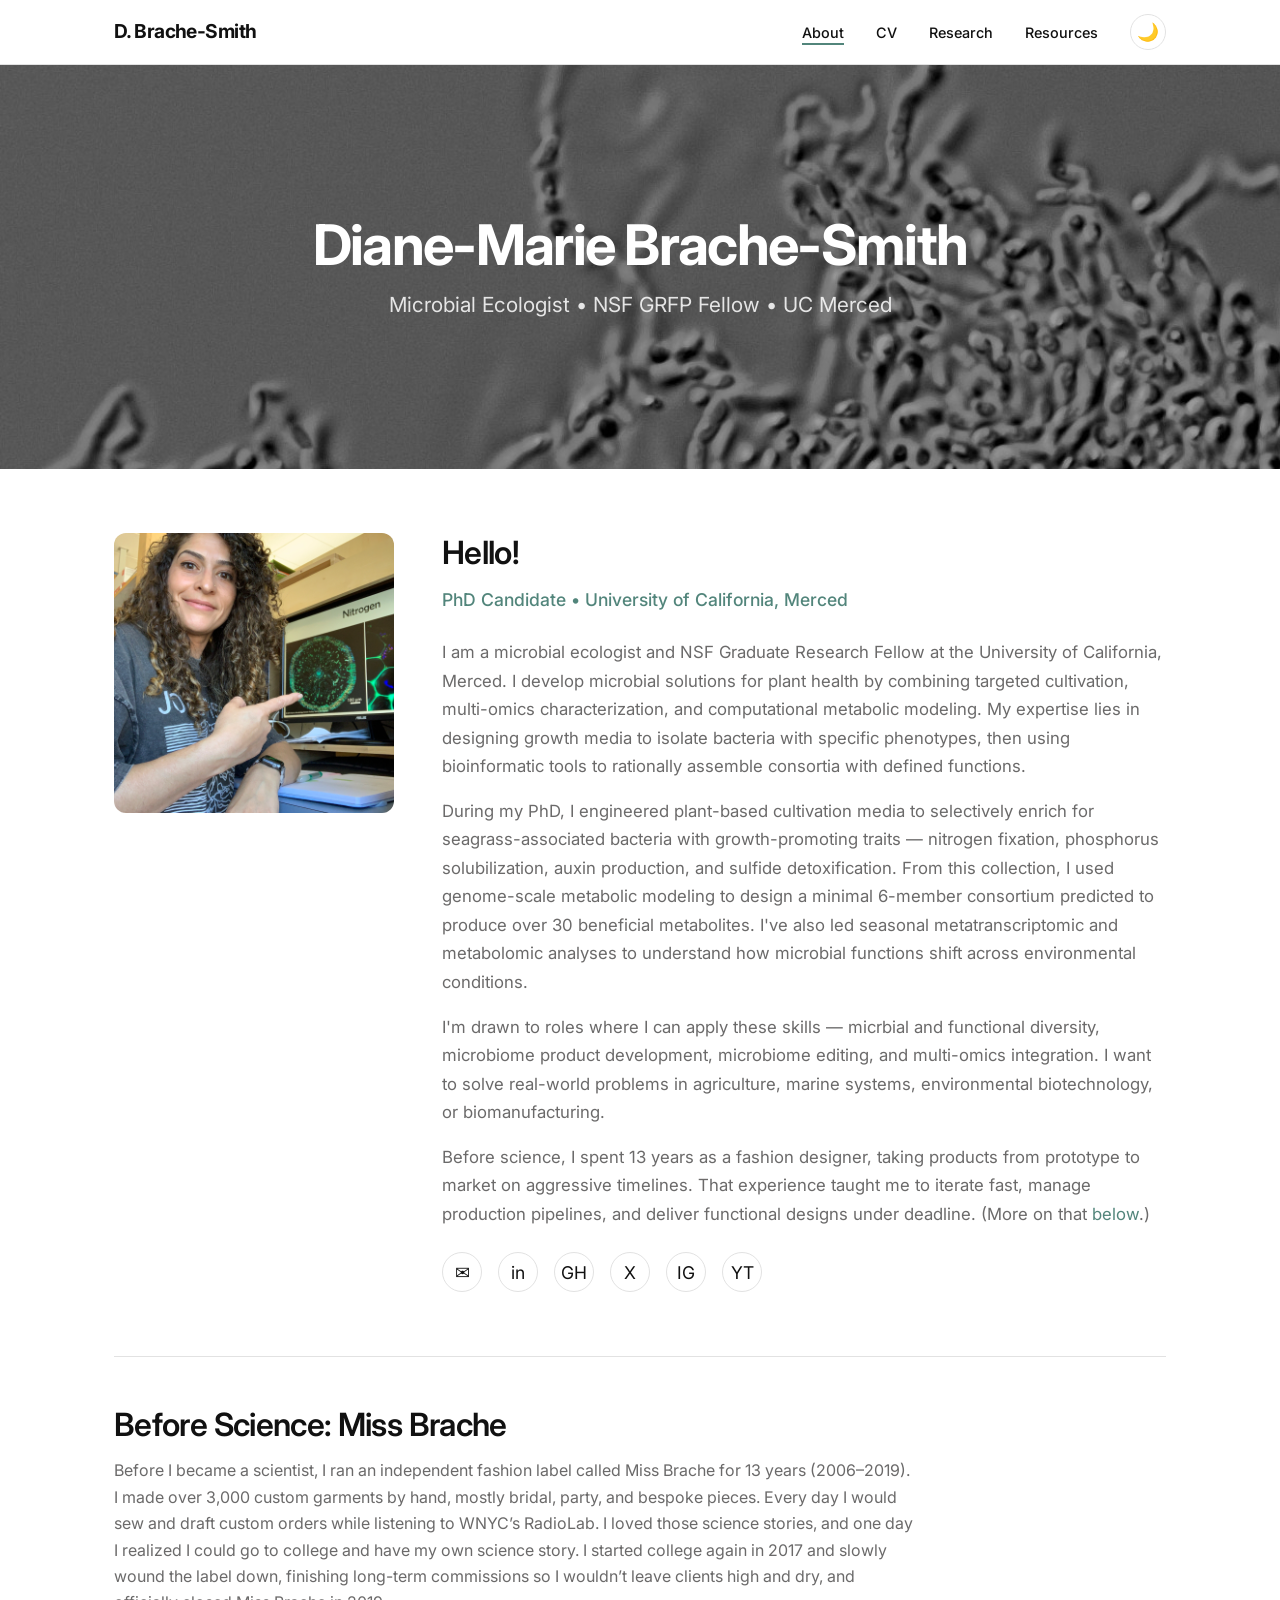
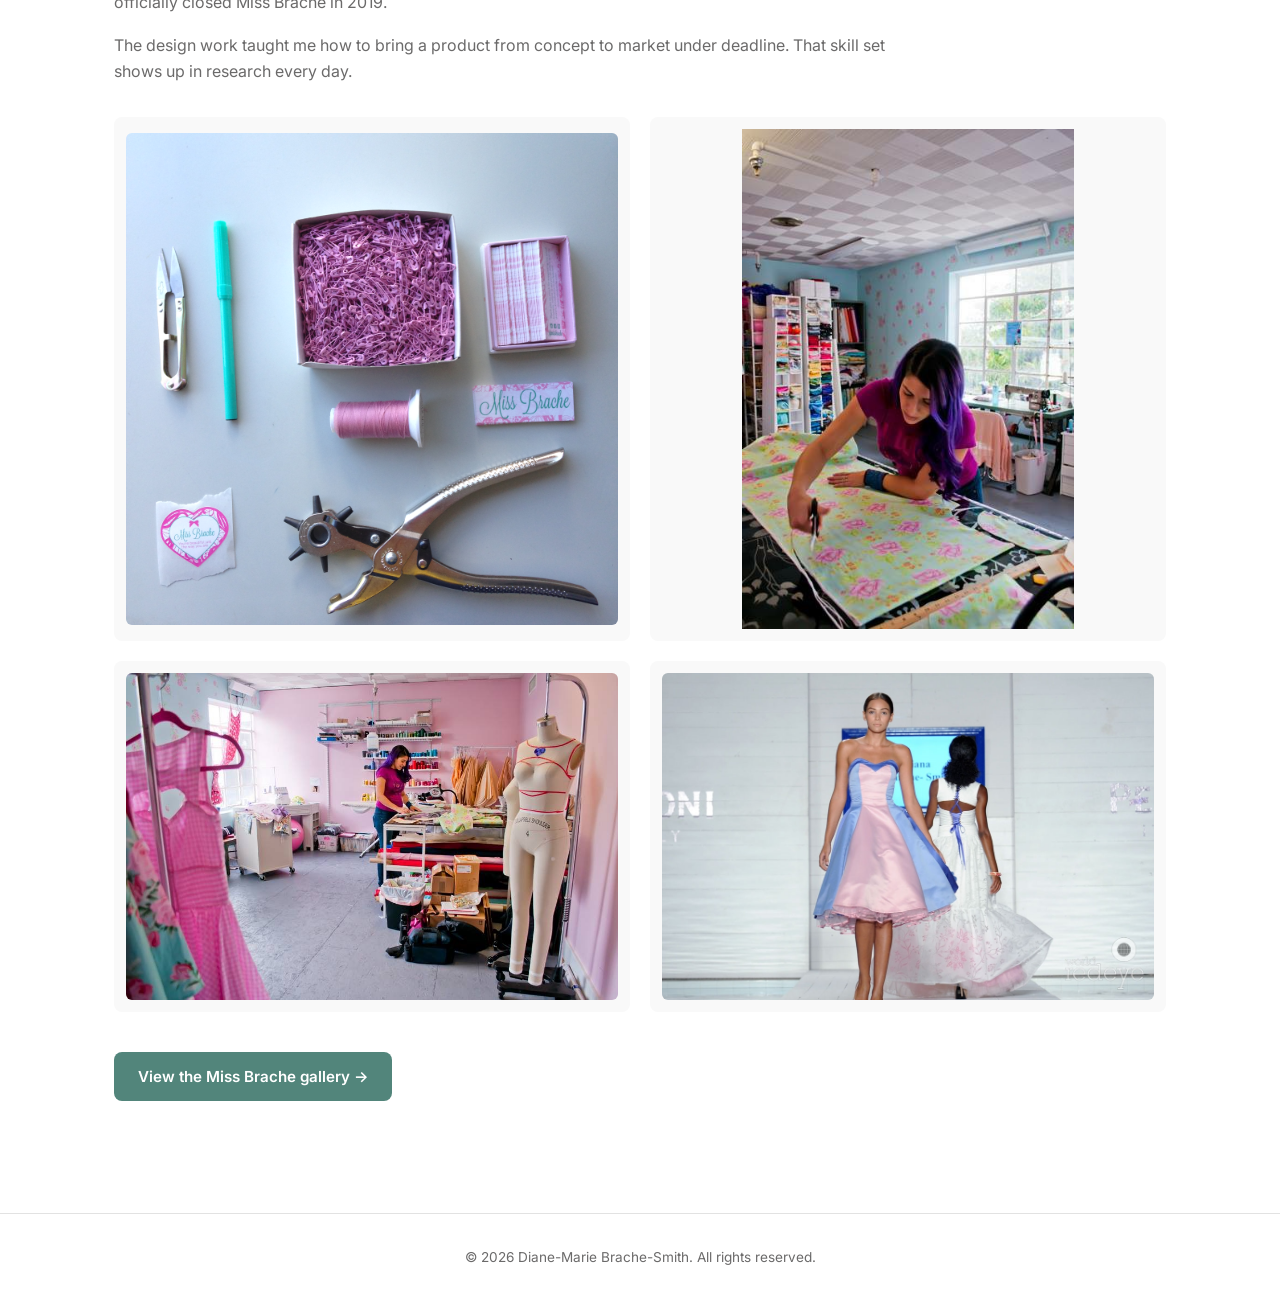
<file: index.html>
<!DOCTYPE html>
<html lang="en">
<head>
  <meta charset="UTF-8">
  <meta name="viewport" content="width=device-width, initial-scale=1.0">
  <meta name="description" content="Diane-Marie Brache-Smith - PhD Candidate, Microbial Ecologist, NSF GRFP Fellow at UC Merced">
  <title>Diane-Marie Brache-Smith</title>
  <link rel="preconnect" href="https://fonts.googleapis.com">
  <link rel="preconnect" href="https://fonts.gstatic.com" crossorigin>
  <link href="https://fonts.googleapis.com/css2?family=Inter:wght@300;400;500;600;700&display=swap" rel="stylesheet">
  <link rel="stylesheet" href="css/style.css">
</head>
<body>

  <!-- Navigation -->
  <nav class="nav">
    <div class="container">
      <a href="index.html" class="nav__logo">D. Brache-Smith</a>
      <ul class="nav__links">
        <li><a href="index.html" class="active">About</a></li>
        <li><a href="cv.html">CV</a></li>
        <li><a href="research.html">Research</a></li>
        <li><a href="resources.html">Resources</a></li>
        <li><button class="theme-toggle" aria-label="Toggle dark mode">🌙</button></li>
      </ul>
      <button class="nav__hamburger" aria-label="Toggle menu" aria-expanded="false">
        <span></span><span></span><span></span>
      </button>
    </div>
  </nav>

  <!-- Hero Banner -->
  <section class="hero" style="background-image: url('images/heroes/Actino_fiber.jpg');">
    <div class="hero__content">
      <h1 class="hero__title">Diane-Marie Brache-Smith</h1>
      <p class="hero__subtitle">Microbial Ecologist &bull; NSF GRFP Fellow &bull; UC Merced</p>
    </div>
  </section>

  <!-- About Section -->
  <section class="section">
    <div class="container">
      <div class="about">
        <img src="images/profile.jpg" alt="Diane-Marie Brache-Smith" class="about__photo">
        <div>
          <h2 class="about__name">Hello!</h2>
          <p class="about__title">PhD Candidate &bull; University of California, Merced</p>
          <div class="about__bio">
            <p>I am a microbial ecologist and NSF Graduate Research Fellow at the University of California, Merced. I develop microbial solutions for plant health by combining targeted cultivation, multi-omics characterization, and computational metabolic modeling. My expertise lies in designing growth media to isolate bacteria with specific phenotypes, then using bioinformatic tools to rationally assemble consortia with defined functions.
            </p>
            <p>During my PhD, I engineered plant-based cultivation media to selectively enrich for seagrass-associated bacteria with growth-promoting traits — nitrogen fixation, phosphorus solubilization, auxin production, and sulfide detoxification. From this collection, I used genome-scale metabolic modeling to design a minimal 6-member consortium predicted to produce over 30 beneficial metabolites. I've also led seasonal metatranscriptomic and metabolomic analyses to understand how microbial functions shift across environmental conditions.
            </p>
            <p>I'm drawn to roles where I can apply these skills — micrbial and functional diversity, microbiome product development, microbiome editing, and multi-omics integration. I want to solve real-world problems in agriculture, marine systems, environmental biotechnology, or biomanufacturing.
            </p> 
            <p>Before science, I spent 13 years as a fashion designer, taking products from prototype to market on aggressive timelines. That experience taught me to iterate fast, manage production pipelines, and deliver functional designs under deadline. (More on that <a href="#fashion">below</a>.)
            </p>
          </div>

          <!-- Social Links -->
          <ul class="social-links">
            <li><a href="mailto:dbrache-smith@ucmerced.edu" aria-label="Email" title="Email">✉</a></li>
            <li><a href="https://www.linkedin.com/in/dbrache" target="_blank" rel="noopener" aria-label="LinkedIn" title="LinkedIn">in</a></li>
            <li><a href="https://github.com/" target="_blank" rel="noopener" aria-label="GitHub" title="GitHub">GH</a></li>
            <li><a href="https://twitter.com/diane_brache" target="_blank" rel="noopener" aria-label="Twitter" title="Twitter">X</a></li>
            <li><a href="https://www.instagram.com/diane_brache" target="_blank" rel="noopener" aria-label="Instagram" title="Instagram">IG</a></li>
            <li><a href="https://www.youtube.com/channel/UCiAB3WOjCecz1vhHr4UnjlA" target="_blank" rel="noopener" aria-label="YouTube" title="YouTube">YT</a></li>
          </ul>
        </div>
      </div>
    </div>
  </section>

  <!-- Before Science: Miss Brache -->
  <section class="section" id="fashion" style="padding-top: 0;">
    <div class="container">
      <hr style="border: none; border-top: 1px solid var(--color-border, #ddd); margin-bottom: 3rem;">
      <div style="max-width: 800px;">
        <h2>Before Science: Miss Brache</h2>
        <p>
          Before I became a scientist, I ran an independent fashion label called Miss Brache for 13 years (2006&ndash;2019). I made over 3,000 custom garments by hand, mostly bridal, party, and bespoke pieces. Every day I would sew and draft custom orders while listening to WNYC&rsquo;s RadioLab. I loved those science stories, and one day I realized I could go to college and have my own science story. I started college again in 2017 and slowly wound the label down, finishing long-term commissions so I wouldn&rsquo;t leave clients high and dry, and officially closed Miss Brache in 2019.
        </p>
        <p>
          The design work taught me how to bring a product from concept to market under deadline. That skill set shows up in research every day.
        </p>
      </div>

      <div class="scicomm-gallery" style="margin-top: 2rem;">
        <figure><img src="images/fashion/working_1.jpg" alt="Miss Brache working photo" loading="lazy"></figure>
        <figure><img src="images/fashion/working_2.jpg" alt="Miss Brache working photo" loading="lazy"></figure>
        <figure><img src="images/fashion/working_3.jpg" alt="Miss Brache working photo" loading="lazy"></figure>
        <figure><img src="images/fashion/peroni_2015.jpg" alt="Peroni Show 2015" loading="lazy"></figure>
      </div>

      <div style="margin-top: 1.5rem;">
        <a href="https://share.icloud.com/photos/00cW6Af87dPy1eWi7L29R-umw" class="btn btn--primary" target="_blank" rel="noopener">View the Miss Brache gallery &rarr;</a>
      </div>
    </div>
  </section>

  <!-- Footer -->
  <footer class="footer">
    <div class="container">
      <p>&copy; 2026 Diane-Marie Brache-Smith. All rights reserved.</p>
    </div>
  </footer>

  <script src="js/main.js"></script>
</body>
</html>
</file>
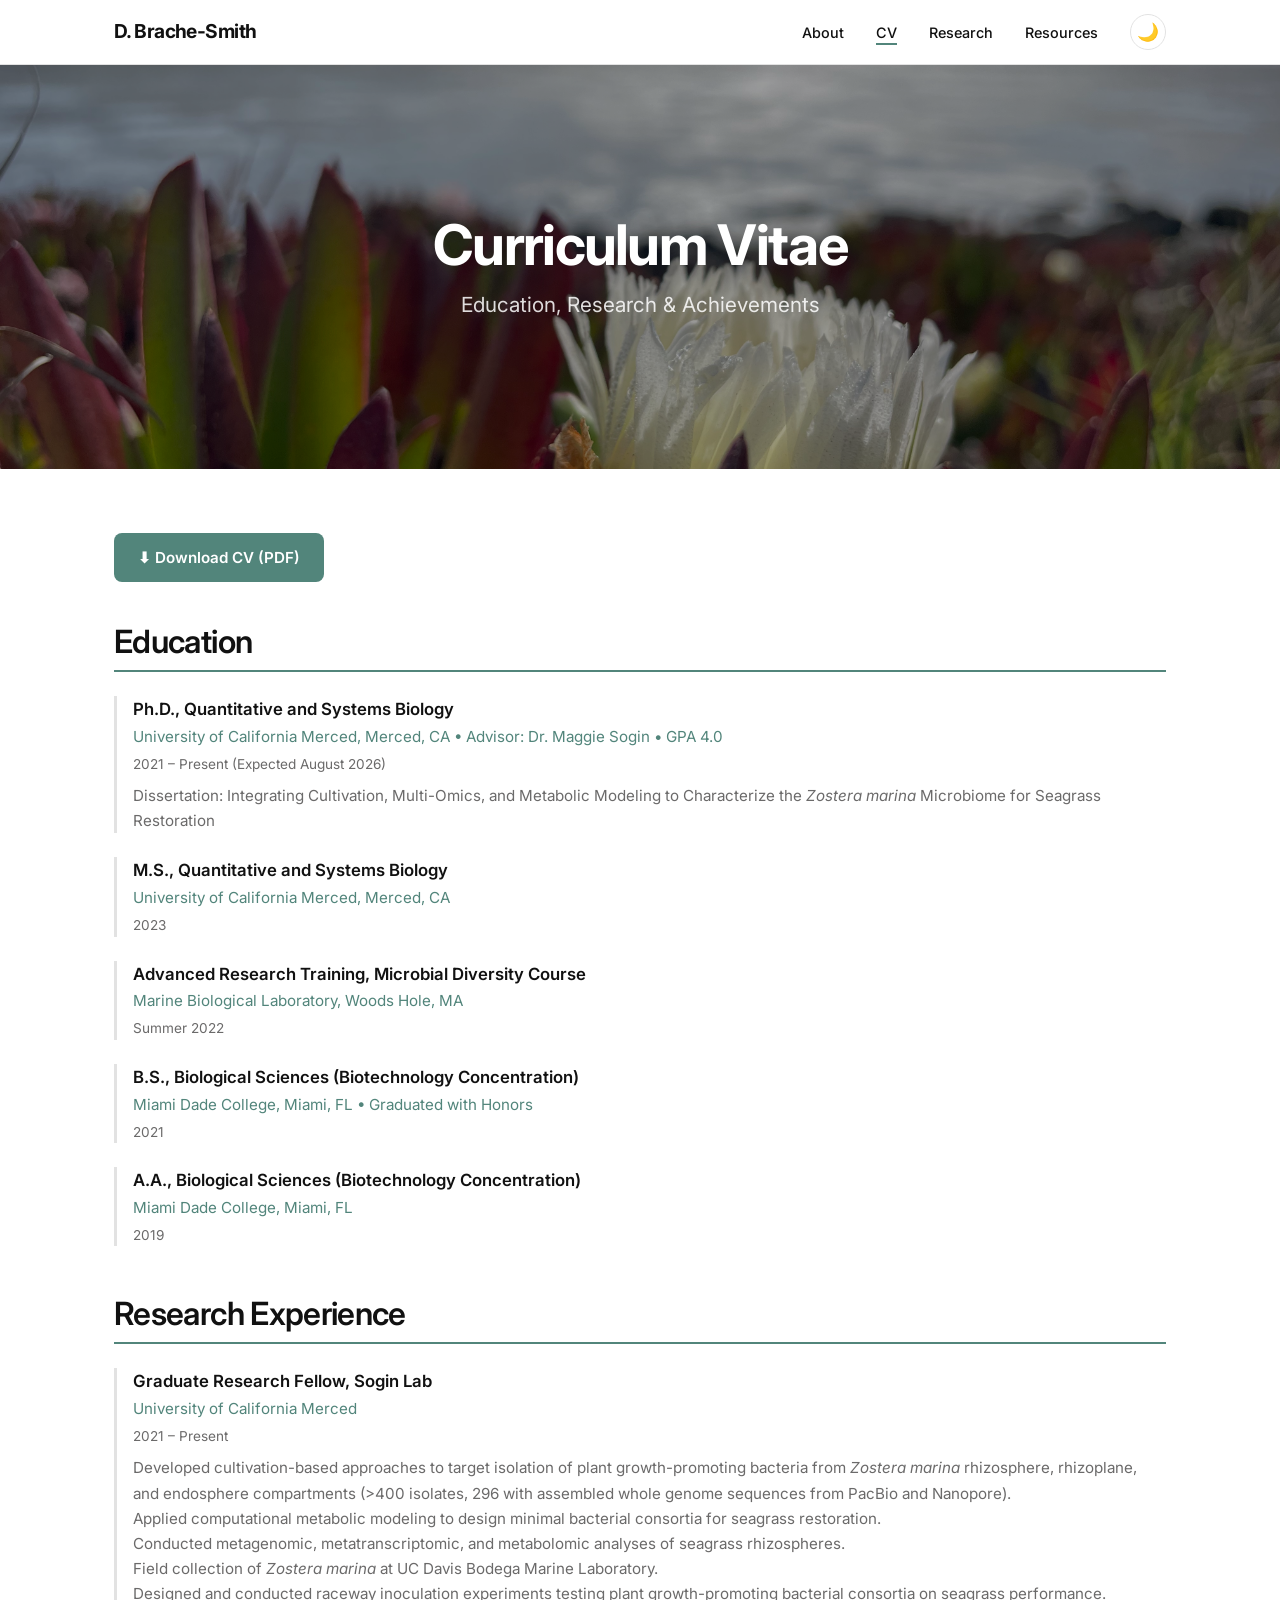
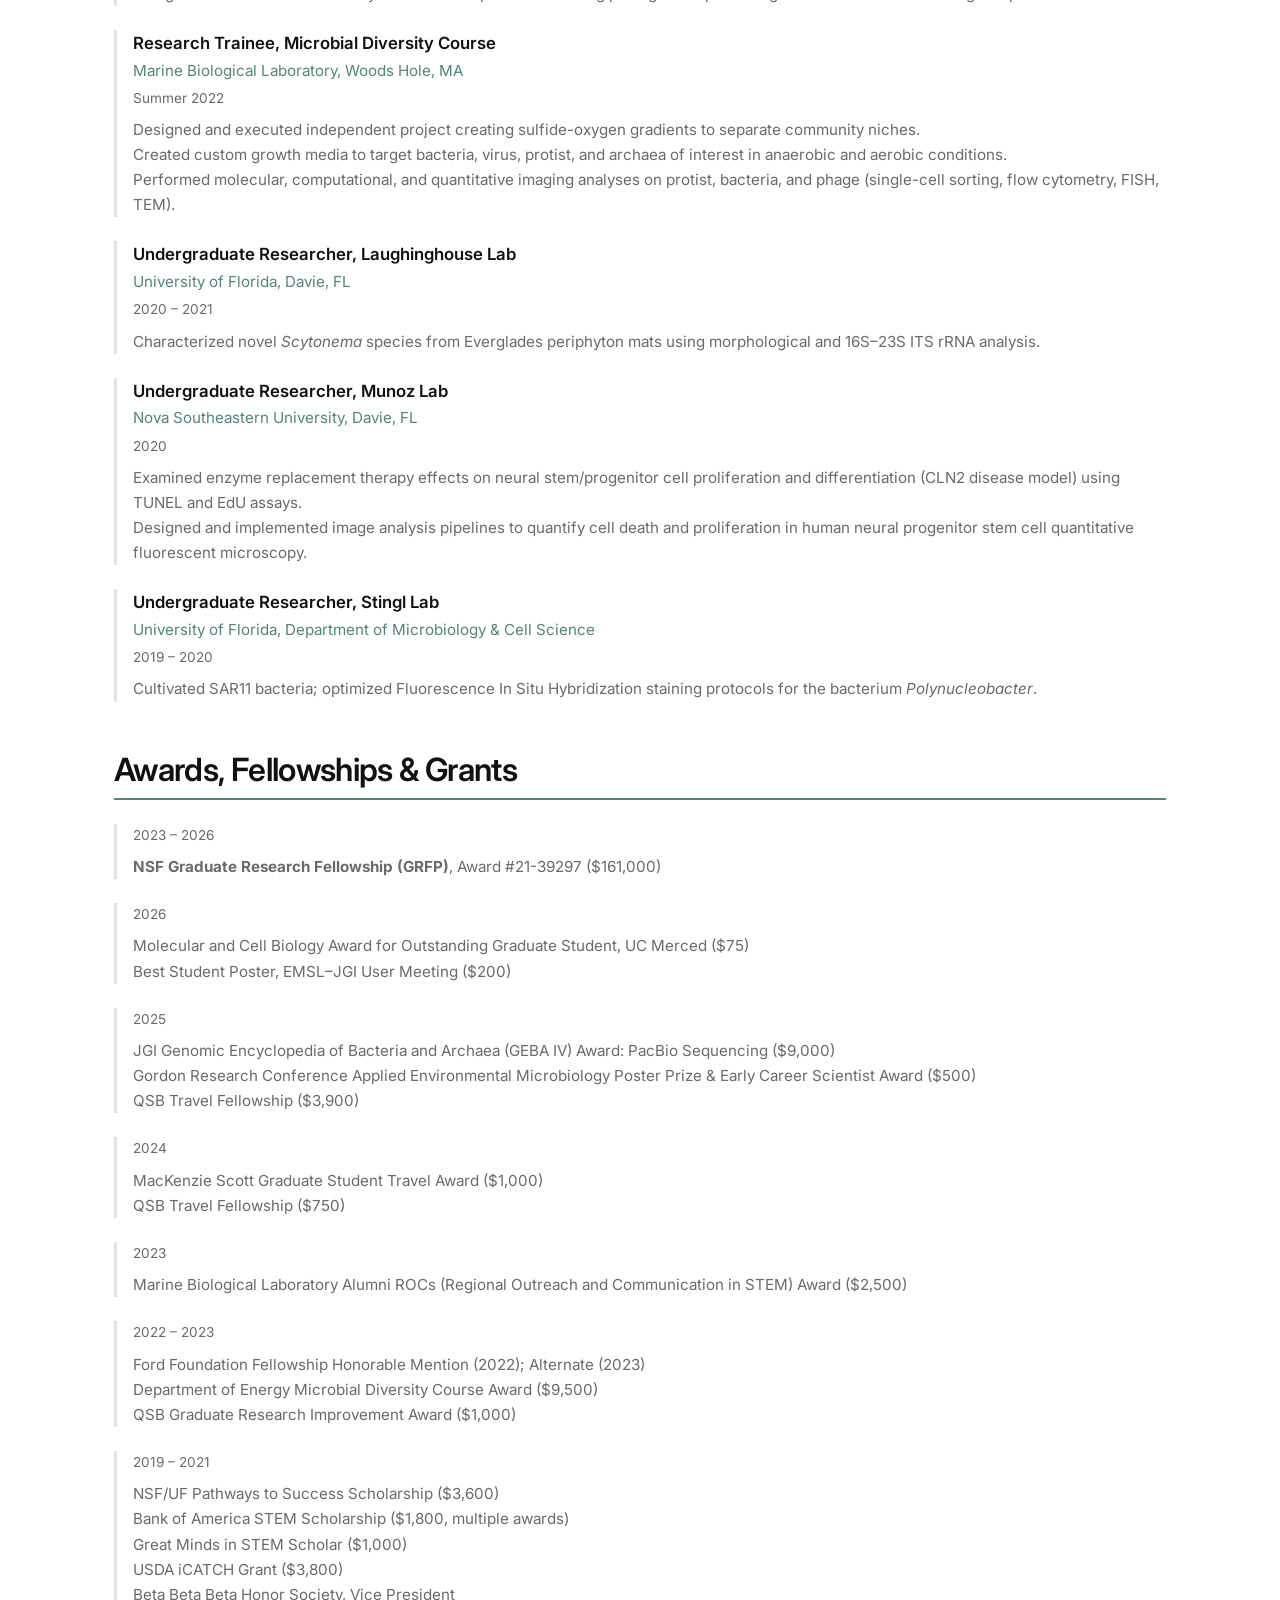
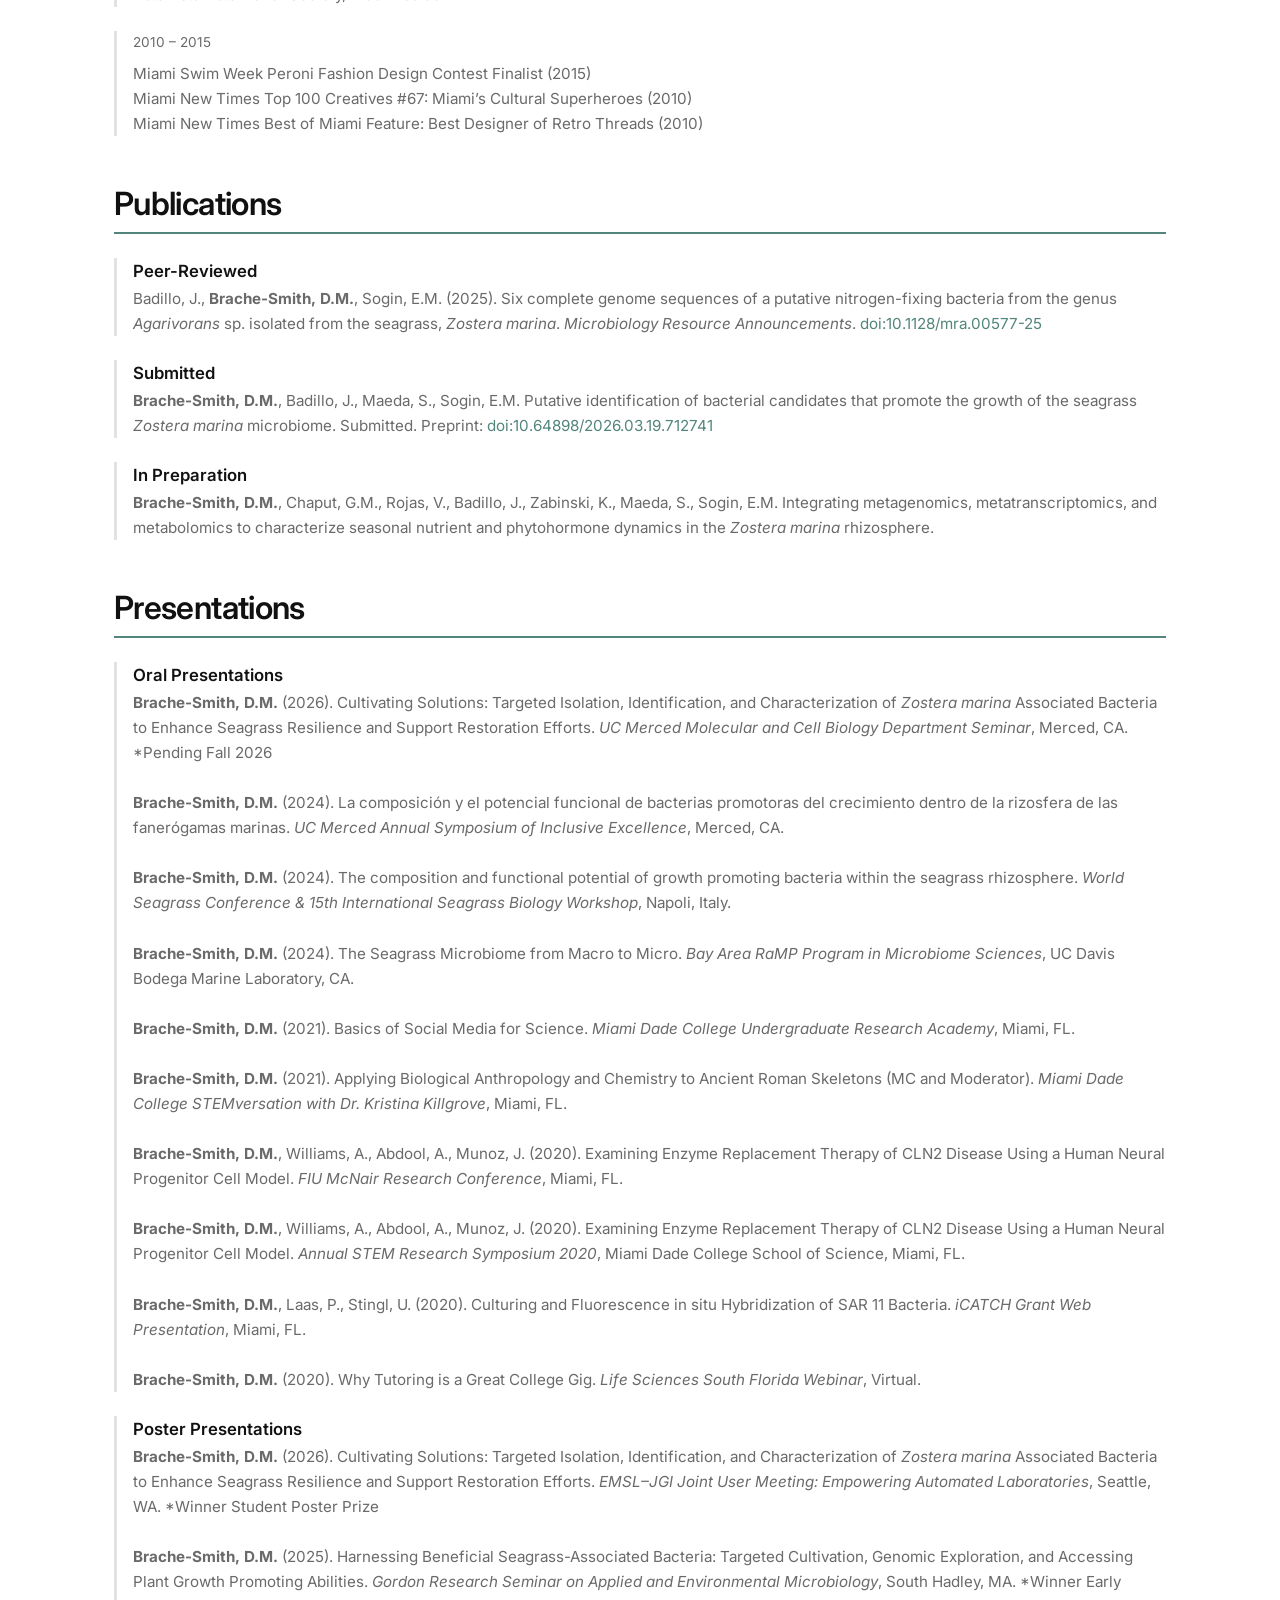
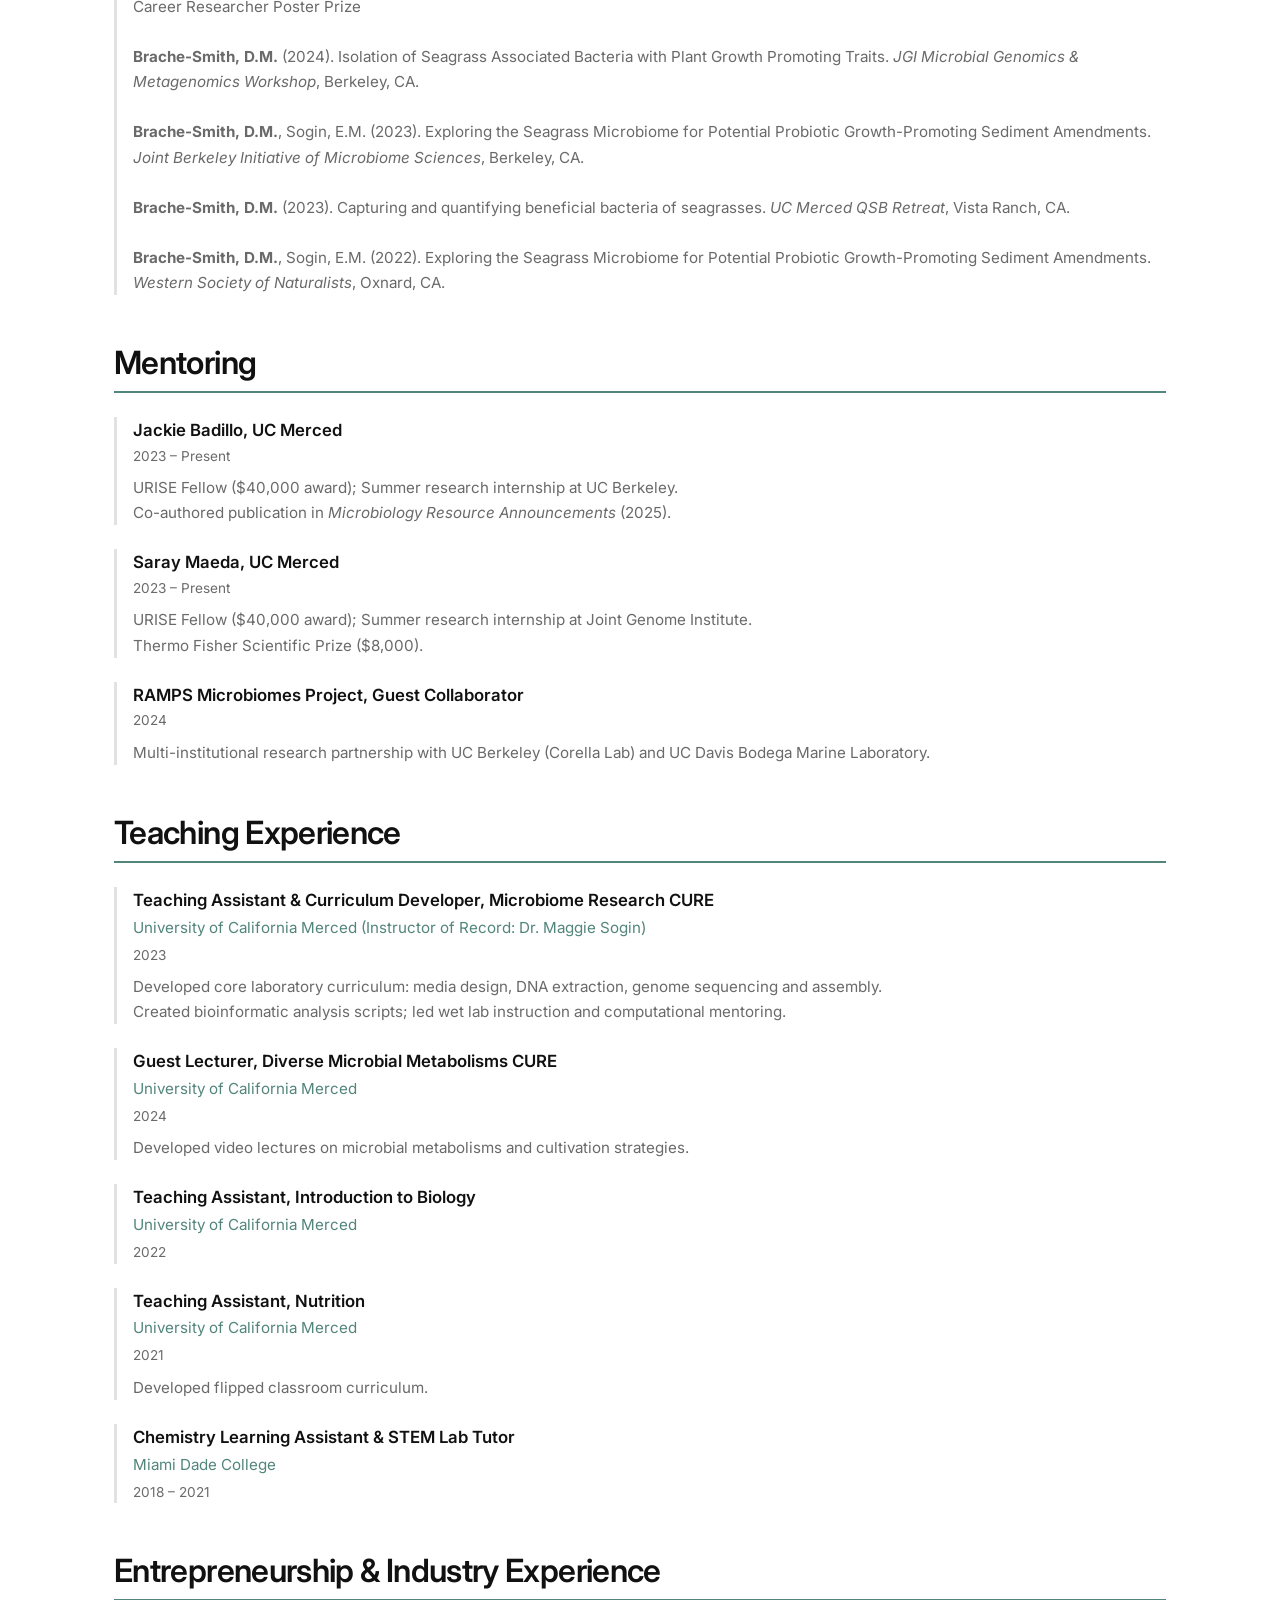
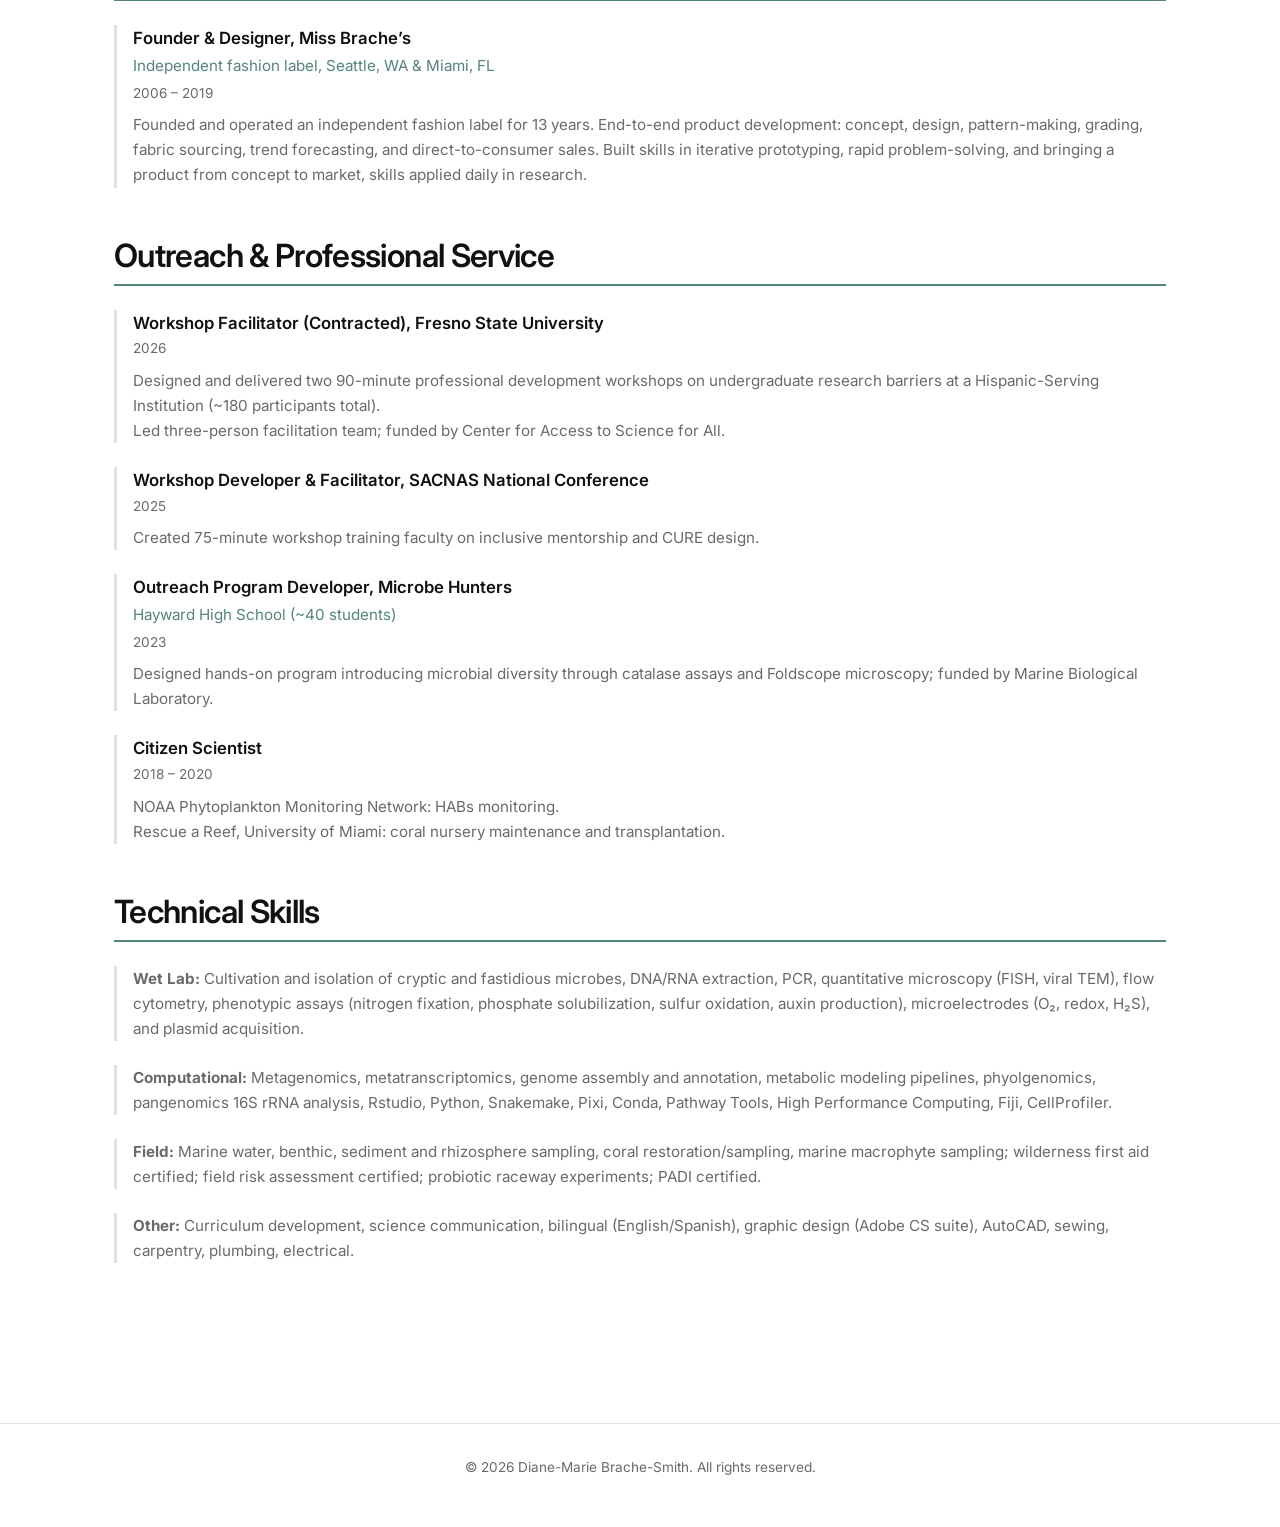
<file: cv.html>
<!DOCTYPE html>
<html lang="en">
<head>
  <meta charset="UTF-8">
  <meta name="viewport" content="width=device-width, initial-scale=1.0">
  <meta name="description" content="CV - Diane-Marie Brache-Smith, PhD Candidate in Marine Microbial Ecology at UC Merced">
  <title>CV | Diane-Marie Brache-Smith</title>
  <link rel="preconnect" href="https://fonts.googleapis.com">
  <link rel="preconnect" href="https://fonts.gstatic.com" crossorigin>
  <link href="https://fonts.googleapis.com/css2?family=Inter:wght@300;400;500;600;700&display=swap" rel="stylesheet">
  <link rel="stylesheet" href="css/style.css">
</head>
<body>

  <!-- Navigation -->
  <nav class="nav">
    <div class="container">
      <a href="index.html" class="nav__logo">D. Brache-Smith</a>
      <ul class="nav__links">
        <li><a href="index.html">About</a></li>
        <li><a href="cv.html" class="active">CV</a></li>
        <li><a href="research.html">Research</a></li>
        <li><a href="resources.html">Resources</a></li>
        <li><button class="theme-toggle" aria-label="Toggle dark mode">🌙</button></li>
      </ul>
      <button class="nav__hamburger" aria-label="Toggle menu" aria-expanded="false">
        <span></span><span></span><span></span>
      </button>
    </div>
  </nav>

  <!-- Hero Banner -->
  <section class="hero" style="background-image: url('images/heroes/flower_BML.jpg');">
    <div class="hero__content">
      <h1 class="hero__title">Curriculum Vitae</h1>
      <p class="hero__subtitle">Education, Research &amp; Achievements</p>
    </div>
  </section>

  <!-- CV Content -->
  <section class="section">
    <div class="container">

      <!-- Download Button -->
      <div style="margin-bottom: 2.5rem;">
        <a href="assets/cv.pdf" class="btn btn--primary" download>
          &#11015; Download CV (PDF)
        </a>
      </div>

      <!-- Education -->
      <div class="cv-section">
        <h2>Education</h2>

        <div class="cv-entry">
          <div class="cv-entry__title">Ph.D., Quantitative and Systems Biology</div>
          <div class="cv-entry__subtitle">University of California Merced, Merced, CA &bull; Advisor: Dr. Maggie Sogin &bull; GPA 4.0</div>
          <div class="cv-entry__date">2021 &ndash; Present (Expected August 2026)</div>
          <p class="cv-entry__description">
            Dissertation: Integrating Cultivation, Multi-Omics, and Metabolic Modeling to Characterize the <em>Zostera marina</em> Microbiome for Seagrass Restoration
          </p>
        </div>

        <div class="cv-entry">
          <div class="cv-entry__title">M.S., Quantitative and Systems Biology</div>
          <div class="cv-entry__subtitle">University of California Merced, Merced, CA</div>
          <div class="cv-entry__date">2023</div>
        </div>

        <div class="cv-entry">
          <div class="cv-entry__title">Advanced Research Training, Microbial Diversity Course</div>
          <div class="cv-entry__subtitle">Marine Biological Laboratory, Woods Hole, MA</div>
          <div class="cv-entry__date">Summer 2022</div>
        </div>

        <div class="cv-entry">
          <div class="cv-entry__title">B.S., Biological Sciences (Biotechnology Concentration)</div>
          <div class="cv-entry__subtitle">Miami Dade College, Miami, FL &bull; Graduated with Honors</div>
          <div class="cv-entry__date">2021</div>
        </div>

        <div class="cv-entry">
          <div class="cv-entry__title">A.A., Biological Sciences (Biotechnology Concentration)</div>
          <div class="cv-entry__subtitle">Miami Dade College, Miami, FL</div>
          <div class="cv-entry__date">2019</div>
        </div>
      </div>

      <!-- Research Experience -->
      <div class="cv-section">
        <h2>Research Experience</h2>

        <div class="cv-entry">
          <div class="cv-entry__title">Graduate Research Fellow, Sogin Lab</div>
          <div class="cv-entry__subtitle">University of California Merced</div>
          <div class="cv-entry__date">2021 &ndash; Present</div>
          <p class="cv-entry__description">
            Developed cultivation-based approaches to target isolation of plant growth-promoting bacteria from <em>Zostera marina</em> rhizosphere, rhizoplane, and endosphere compartments (&gt;400 isolates, 296 with assembled whole genome sequences from PacBio and Nanopore).<br>
            Applied computational metabolic modeling to design minimal bacterial consortia for seagrass restoration.<br>
            Conducted metagenomic, metatranscriptomic, and metabolomic analyses of seagrass rhizospheres.<br>
            Field collection of <em>Zostera marina</em> at UC Davis Bodega Marine Laboratory.<br>
            Designed and conducted raceway inoculation experiments testing plant growth-promoting bacterial consortia on seagrass performance.
          </p>
        </div>

        <div class="cv-entry">
          <div class="cv-entry__title">Research Trainee, Microbial Diversity Course</div>
          <div class="cv-entry__subtitle">Marine Biological Laboratory, Woods Hole, MA</div>
          <div class="cv-entry__date">Summer 2022</div>
          <p class="cv-entry__description">
            Designed and executed independent project creating sulfide-oxygen gradients to separate community niches.<br>
            Created custom growth media to target bacteria, virus, protist, and archaea of interest in anaerobic and aerobic conditions.<br>
            Performed molecular, computational, and quantitative imaging analyses on protist, bacteria, and phage (single-cell sorting, flow cytometry, FISH, TEM).
          </p>
        </div>

        <div class="cv-entry">
          <div class="cv-entry__title">Undergraduate Researcher, Laughinghouse Lab</div>
          <div class="cv-entry__subtitle">University of Florida, Davie, FL</div>
          <div class="cv-entry__date">2020 &ndash; 2021</div>
          <p class="cv-entry__description">
            Characterized novel <em>Scytonema</em> species from Everglades periphyton mats using morphological and 16S&ndash;23S ITS rRNA analysis.
          </p>
        </div>

        <div class="cv-entry">
          <div class="cv-entry__title">Undergraduate Researcher, Munoz Lab</div>
          <div class="cv-entry__subtitle">Nova Southeastern University, Davie, FL</div>
          <div class="cv-entry__date">2020</div>
          <p class="cv-entry__description">
            Examined enzyme replacement therapy effects on neural stem/progenitor cell proliferation and differentiation (CLN2 disease model) using TUNEL and EdU assays.<br>
            Designed and implemented image analysis pipelines to quantify cell death and proliferation in human neural progenitor stem cell quantitative fluorescent microscopy.
          </p>
        </div>

        <div class="cv-entry">
          <div class="cv-entry__title">Undergraduate Researcher, Stingl Lab</div>
          <div class="cv-entry__subtitle">University of Florida, Department of Microbiology &amp; Cell Science</div>
          <div class="cv-entry__date">2019 &ndash; 2020</div>
          <p class="cv-entry__description">
            Cultivated SAR11 bacteria; optimized Fluorescence In Situ Hybridization staining protocols for the bacterium <em>Polynucleobacter</em>.
          </p>
        </div>
      </div>

      <!-- Awards, Fellowships, and Grants -->
      <div class="cv-section">
        <h2>Awards, Fellowships &amp; Grants</h2>

        <div class="cv-entry">
          <div class="cv-entry__date">2023 &ndash; 2026</div>
          <p class="cv-entry__description">
            <strong>NSF Graduate Research Fellowship (GRFP)</strong>, Award #21-39297 ($161,000)
          </p>
        </div>

        <div class="cv-entry">
          <div class="cv-entry__date">2026</div>
          <p class="cv-entry__description">
            Molecular and Cell Biology Award for Outstanding Graduate Student, UC Merced ($75)<br>
            Best Student Poster, EMSL&ndash;JGI User Meeting ($200)
          </p>
        </div>

        <div class="cv-entry">
          <div class="cv-entry__date">2025</div>
          <p class="cv-entry__description">
            JGI Genomic Encyclopedia of Bacteria and Archaea (GEBA IV) Award: PacBio Sequencing ($9,000)<br>
            Gordon Research Conference Applied Environmental Microbiology Poster Prize &amp; Early Career Scientist Award ($500)<br>
            QSB Travel Fellowship ($3,900)
          </p>
        </div>

        <div class="cv-entry">
          <div class="cv-entry__date">2024</div>
          <p class="cv-entry__description">
            MacKenzie Scott Graduate Student Travel Award ($1,000)<br>
            QSB Travel Fellowship ($750)
          </p>
        </div>

        <div class="cv-entry">
          <div class="cv-entry__date">2023</div>
          <p class="cv-entry__description">
            Marine Biological Laboratory Alumni ROCs (Regional Outreach and Communication in STEM) Award ($2,500)
          </p>
        </div>

        <div class="cv-entry">
          <div class="cv-entry__date">2022 &ndash; 2023</div>
          <p class="cv-entry__description">
            Ford Foundation Fellowship Honorable Mention (2022); Alternate (2023)<br>
            Department of Energy Microbial Diversity Course Award ($9,500)<br>
            QSB Graduate Research Improvement Award ($1,000)
          </p>
        </div>

        <div class="cv-entry">
          <div class="cv-entry__date">2019 &ndash; 2021</div>
          <p class="cv-entry__description">
            NSF/UF Pathways to Success Scholarship ($3,600)<br>
            Bank of America STEM Scholarship ($1,800, multiple awards)<br>
            Great Minds in STEM Scholar ($1,000)<br>
            USDA iCATCH Grant ($3,800)<br>
            Beta Beta Beta Honor Society, Vice President
          </p>
        </div>

        <div class="cv-entry">
          <div class="cv-entry__date">2010 &ndash; 2015</div>
          <p class="cv-entry__description">
            Miami Swim Week Peroni Fashion Design Contest Finalist (2015)<br>
            Miami New Times Top 100 Creatives #67: Miami&rsquo;s Cultural Superheroes (2010)<br>
            Miami New Times Best of Miami Feature: Best Designer of Retro Threads (2010)
          </p>
        </div>
      </div>

      <!-- Publications -->
      <div class="cv-section">
        <h2>Publications</h2>

        <div class="cv-entry">
          <div class="cv-entry__title">Peer-Reviewed</div>
          <p class="cv-entry__description">
            Badillo, J., <strong>Brache-Smith, D.M.</strong>, Sogin, E.M. (2025). Six complete genome sequences of a putative nitrogen-fixing bacteria from the genus <em>Agarivorans</em> sp. isolated from the seagrass, <em>Zostera marina</em>. <em>Microbiology Resource Announcements</em>.
            <a href="https://doi.org/10.1128/mra.00577-25" target="_blank" rel="noopener">doi:10.1128/mra.00577-25</a>
          </p>
        </div>

        <div class="cv-entry">
          <div class="cv-entry__title">Submitted</div>
          <p class="cv-entry__description">
            <strong>Brache-Smith, D.M.</strong>, Badillo, J., Maeda, S., Sogin, E.M. Putative identification of bacterial candidates that promote the growth of the seagrass <em>Zostera marina</em> microbiome. Submitted.
            Preprint: <a href="https://doi.org/10.64898/2026.03.19.712741" target="_blank" rel="noopener">doi:10.64898/2026.03.19.712741</a>
          </p>
        </div>

        <div class="cv-entry">
          <div class="cv-entry__title">In Preparation</div>
          <p class="cv-entry__description">
            <strong>Brache-Smith, D.M.</strong>, Chaput, G.M., Rojas, V., Badillo, J., Zabinski, K., Maeda, S., Sogin, E.M. Integrating metagenomics, metatranscriptomics, and metabolomics to characterize seasonal nutrient and phytohormone dynamics in the <em>Zostera marina</em> rhizosphere.
          </p>
        </div>
      </div>

      <!-- Presentations -->
      <div class="cv-section">
        <h2>Presentations</h2>

        <div class="cv-entry">
          <div class="cv-entry__title">Oral Presentations</div>
          <p class="cv-entry__description">
            <strong>Brache-Smith, D.M.</strong> (2026). Cultivating Solutions: Targeted Isolation, Identification, and Characterization of <em>Zostera marina</em> Associated Bacteria to Enhance Seagrass Resilience and Support Restoration Efforts. <em>UC Merced Molecular and Cell Biology Department Seminar</em>, Merced, CA. *Pending Fall 2026<br><br>
            <strong>Brache-Smith, D.M.</strong> (2024). La composici&oacute;n y el potencial funcional de bacterias promotoras del crecimiento dentro de la rizosfera de las faner&oacute;gamas marinas. <em>UC Merced Annual Symposium of Inclusive Excellence</em>, Merced, CA.<br><br>
            <strong>Brache-Smith, D.M.</strong> (2024). The composition and functional potential of growth promoting bacteria within the seagrass rhizosphere. <em>World Seagrass Conference &amp; 15th International Seagrass Biology Workshop</em>, Napoli, Italy.<br><br>
            <strong>Brache-Smith, D.M.</strong> (2024). The Seagrass Microbiome from Macro to Micro. <em>Bay Area RaMP Program in Microbiome Sciences</em>, UC Davis Bodega Marine Laboratory, CA.<br><br>
            <strong>Brache-Smith, D.M.</strong> (2021). Basics of Social Media for Science. <em>Miami Dade College Undergraduate Research Academy</em>, Miami, FL.<br><br>
            <strong>Brache-Smith, D.M.</strong> (2021). Applying Biological Anthropology and Chemistry to Ancient Roman Skeletons (MC and Moderator). <em>Miami Dade College STEMversation with Dr. Kristina Killgrove</em>, Miami, FL.<br><br>
            <strong>Brache-Smith, D.M.</strong>, Williams, A., Abdool, A., Munoz, J. (2020). Examining Enzyme Replacement Therapy of CLN2 Disease Using a Human Neural Progenitor Cell Model. <em>FIU McNair Research Conference</em>, Miami, FL.<br><br>
            <strong>Brache-Smith, D.M.</strong>, Williams, A., Abdool, A., Munoz, J. (2020). Examining Enzyme Replacement Therapy of CLN2 Disease Using a Human Neural Progenitor Cell Model. <em>Annual STEM Research Symposium 2020</em>, Miami Dade College School of Science, Miami, FL.<br><br>
            <strong>Brache-Smith, D.M.</strong>, Laas, P., Stingl, U. (2020). Culturing and Fluorescence in situ Hybridization of SAR 11 Bacteria. <em>iCATCH Grant Web Presentation</em>, Miami, FL.<br><br>
            <strong>Brache-Smith, D.M.</strong> (2020). Why Tutoring is a Great College Gig. <em>Life Sciences South Florida Webinar</em>, Virtual.
          </p>
        </div>

        <div class="cv-entry">
          <div class="cv-entry__title">Poster Presentations</div>
          <p class="cv-entry__description">
            <strong>Brache-Smith, D.M.</strong> (2026). Cultivating Solutions: Targeted Isolation, Identification, and Characterization of <em>Zostera marina</em> Associated Bacteria to Enhance Seagrass Resilience and Support Restoration Efforts. <em>EMSL&ndash;JGI Joint User Meeting: Empowering Automated Laboratories</em>, Seattle, WA. *Winner Student Poster Prize<br><br>
            <strong>Brache-Smith, D.M.</strong> (2025). Harnessing Beneficial Seagrass-Associated Bacteria: Targeted Cultivation, Genomic Exploration, and Accessing Plant Growth Promoting Abilities. <em>Gordon Research Seminar on Applied and Environmental Microbiology</em>, South Hadley, MA. *Winner Early Career Researcher Poster Prize<br><br>
            <strong>Brache-Smith, D.M.</strong> (2024). Isolation of Seagrass Associated Bacteria with Plant Growth Promoting Traits. <em>JGI Microbial Genomics &amp; Metagenomics Workshop</em>, Berkeley, CA.<br><br>
            <strong>Brache-Smith, D.M.</strong>, Sogin, E.M. (2023). Exploring the Seagrass Microbiome for Potential Probiotic Growth-Promoting Sediment Amendments. <em>Joint Berkeley Initiative of Microbiome Sciences</em>, Berkeley, CA.<br><br>
            <strong>Brache-Smith, D.M.</strong> (2023). Capturing and quantifying beneficial bacteria of seagrasses. <em>UC Merced QSB Retreat</em>, Vista Ranch, CA.<br><br>
            <strong>Brache-Smith, D.M.</strong>, Sogin, E.M. (2022). Exploring the Seagrass Microbiome for Potential Probiotic Growth-Promoting Sediment Amendments. <em>Western Society of Naturalists</em>, Oxnard, CA.
          </p>
        </div>
      </div>

      <!-- Mentoring -->
      <div class="cv-section">
        <h2>Mentoring</h2>

        <div class="cv-entry">
          <div class="cv-entry__title">Jackie Badillo, UC Merced</div>
          <div class="cv-entry__date">2023 &ndash; Present</div>
          <p class="cv-entry__description">
            URISE Fellow ($40,000 award); Summer research internship at UC Berkeley.<br>
            Co-authored publication in <em>Microbiology Resource Announcements</em> (2025).
          </p>
        </div>

        <div class="cv-entry">
          <div class="cv-entry__title">Saray Maeda, UC Merced</div>
          <div class="cv-entry__date">2023 &ndash; Present</div>
          <p class="cv-entry__description">
            URISE Fellow ($40,000 award); Summer research internship at Joint Genome Institute.<br>
            Thermo Fisher Scientific Prize ($8,000).
          </p>
        </div>

        <div class="cv-entry">
          <div class="cv-entry__title">RAMPS Microbiomes Project, Guest Collaborator</div>
          <div class="cv-entry__date">2024</div>
          <p class="cv-entry__description">
            Multi-institutional research partnership with UC Berkeley (Corella Lab) and UC Davis Bodega Marine Laboratory.
          </p>
        </div>
      </div>

      <!-- Teaching Experience -->
      <div class="cv-section">
        <h2>Teaching Experience</h2>

        <div class="cv-entry">
          <div class="cv-entry__title">Teaching Assistant &amp; Curriculum Developer, Microbiome Research CURE</div>
          <div class="cv-entry__subtitle">University of California Merced (Instructor of Record: Dr. Maggie Sogin)</div>
          <div class="cv-entry__date">2023</div>
          <p class="cv-entry__description">
            Developed core laboratory curriculum: media design, DNA extraction, genome sequencing and assembly.<br>
            Created bioinformatic analysis scripts; led wet lab instruction and computational mentoring.
          </p>
        </div>

        <div class="cv-entry">
          <div class="cv-entry__title">Guest Lecturer, Diverse Microbial Metabolisms CURE</div>
          <div class="cv-entry__subtitle">University of California Merced</div>
          <div class="cv-entry__date">2024</div>
          <p class="cv-entry__description">
            Developed video lectures on microbial metabolisms and cultivation strategies.
          </p>
        </div>

        <div class="cv-entry">
          <div class="cv-entry__title">Teaching Assistant, Introduction to Biology</div>
          <div class="cv-entry__subtitle">University of California Merced</div>
          <div class="cv-entry__date">2022</div>
        </div>

        <div class="cv-entry">
          <div class="cv-entry__title">Teaching Assistant, Nutrition</div>
          <div class="cv-entry__subtitle">University of California Merced</div>
          <div class="cv-entry__date">2021</div>
          <p class="cv-entry__description">
            Developed flipped classroom curriculum.
          </p>
        </div>

        <div class="cv-entry">
          <div class="cv-entry__title">Chemistry Learning Assistant &amp; STEM Lab Tutor</div>
          <div class="cv-entry__subtitle">Miami Dade College</div>
          <div class="cv-entry__date">2018 &ndash; 2021</div>
        </div>
      </div>

      <!-- Entrepreneurship & Industry Experience -->
      <div class="cv-section">
        <h2>Entrepreneurship &amp; Industry Experience</h2>

        <div class="cv-entry">
          <div class="cv-entry__title">Founder &amp; Designer, Miss Brache&rsquo;s</div>
          <div class="cv-entry__subtitle">Independent fashion label, Seattle, WA &amp; Miami, FL</div>
          <div class="cv-entry__date">2006 &ndash; 2019</div>
          <p class="cv-entry__description">
            Founded and operated an independent fashion label for 13 years. End-to-end product development: concept, design, pattern-making, grading, fabric sourcing, trend forecasting, and direct-to-consumer sales. Built skills in iterative prototyping, rapid problem-solving, and bringing a product from concept to market, skills applied daily in research.
          </p>
        </div>
      </div>

      <!-- Outreach and Professional Service -->
      <div class="cv-section">
        <h2>Outreach &amp; Professional Service</h2>

        <div class="cv-entry">
          <div class="cv-entry__title">Workshop Facilitator (Contracted), Fresno State University</div>
          <div class="cv-entry__date">2026</div>
          <p class="cv-entry__description">
            Designed and delivered two 90-minute professional development workshops on undergraduate research barriers at a Hispanic-Serving Institution (~180 participants total).<br>
            Led three-person facilitation team; funded by Center for Access to Science for All.
          </p>
        </div>

        <div class="cv-entry">
          <div class="cv-entry__title">Workshop Developer &amp; Facilitator, SACNAS National Conference</div>
          <div class="cv-entry__date">2025</div>
          <p class="cv-entry__description">
            Created 75-minute workshop training faculty on inclusive mentorship and CURE design.
          </p>
        </div>

        <div class="cv-entry">
          <div class="cv-entry__title">Outreach Program Developer, Microbe Hunters</div>
          <div class="cv-entry__subtitle">Hayward High School (~40 students)</div>
          <div class="cv-entry__date">2023</div>
          <p class="cv-entry__description">
            Designed hands-on program introducing microbial diversity through catalase assays and Foldscope microscopy; funded by Marine Biological Laboratory.
          </p>
        </div>

        <div class="cv-entry">
          <div class="cv-entry__title">Citizen Scientist</div>
          <div class="cv-entry__date">2018 &ndash; 2020</div>
          <p class="cv-entry__description">
            NOAA Phytoplankton Monitoring Network: HABs monitoring.<br>
            Rescue a Reef, University of Miami: coral nursery maintenance and transplantation.
          </p>
        </div>
      </div>

      <!-- Technical Skills -->
      <div class="cv-section">
        <h2>Technical Skills</h2>

        <div class="cv-entry">
          <p class="cv-entry__description">
            <strong>Wet Lab:</strong> Cultivation and isolation of cryptic and fastidious microbes, DNA/RNA extraction, PCR, quantitative microscopy (FISH, viral TEM), flow cytometry, phenotypic assays (nitrogen fixation, phosphate solubilization, sulfur oxidation, auxin production), microelectrodes (O&#8322;, redox, H&#8322;S), and plasmid acquisition.
          </p>
        </div>

        <div class="cv-entry">
          <p class="cv-entry__description">
            <strong>Computational:</strong> Metagenomics, metatranscriptomics, genome assembly and annotation, metabolic modeling pipelines, phyolgenomics, pangenomics 16S rRNA analysis, Rstudio, Python, Snakemake, Pixi, Conda, Pathway Tools, High Performance Computing, Fiji, CellProfiler.
          </p>
        </div>

        <div class="cv-entry">
          <p class="cv-entry__description">
            <strong>Field:</strong> Marine water, benthic, sediment and rhizosphere sampling, coral restoration/sampling, marine macrophyte sampling;  wilderness first aid certified; field risk assessment certified; probiotic raceway experiments; PADI certified.
          </p>
        </div>

        <div class="cv-entry">
          <p class="cv-entry__description">
            <strong>Other:</strong> Curriculum development, science communication, bilingual (English/Spanish), graphic design (Adobe CS suite), AutoCAD, sewing, carpentry, plumbing, electrical.
          </p>
        </div>
      </div>

    </div>
  </section>

  <!-- Footer -->
  <footer class="footer">
    <div class="container">
      <p>&copy; 2026 Diane-Marie Brache-Smith. All rights reserved.</p>
    </div>
  </footer>

  <script src="js/main.js"></script>
</body>
</html>
</file>
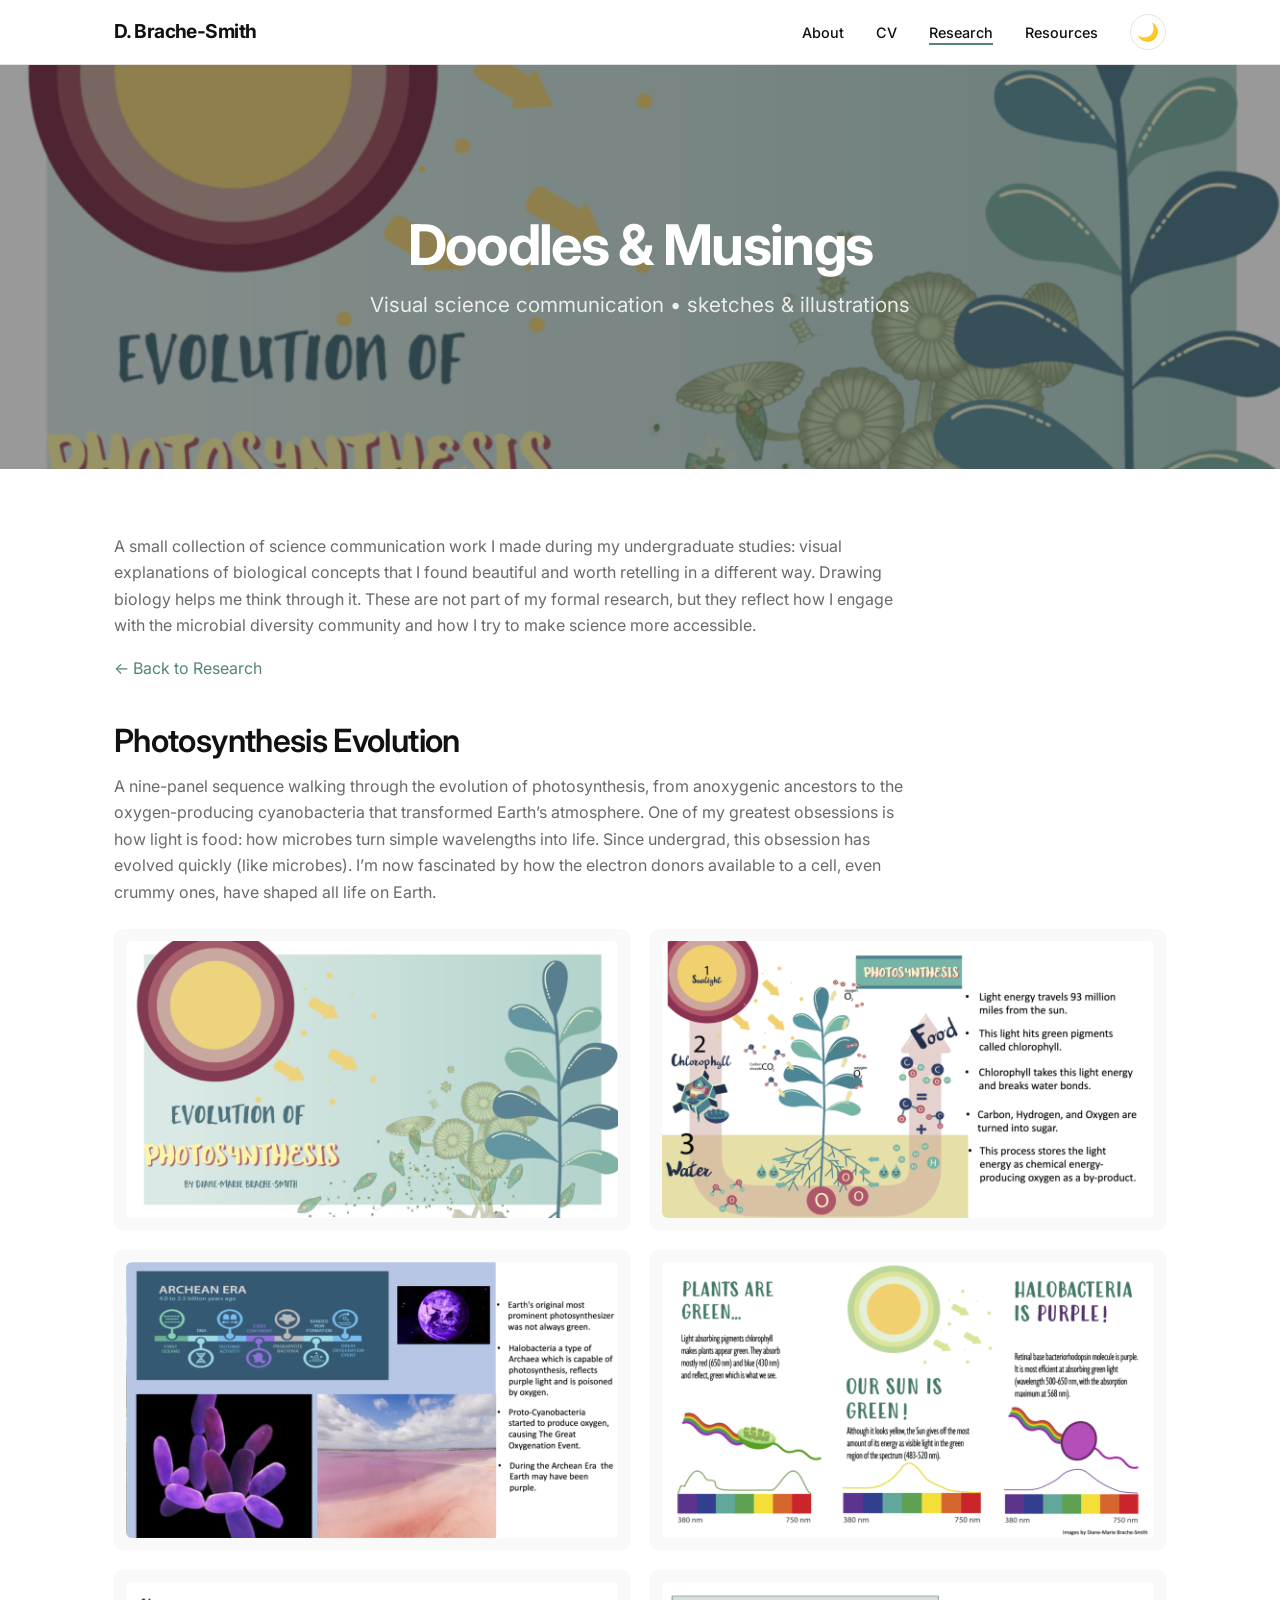
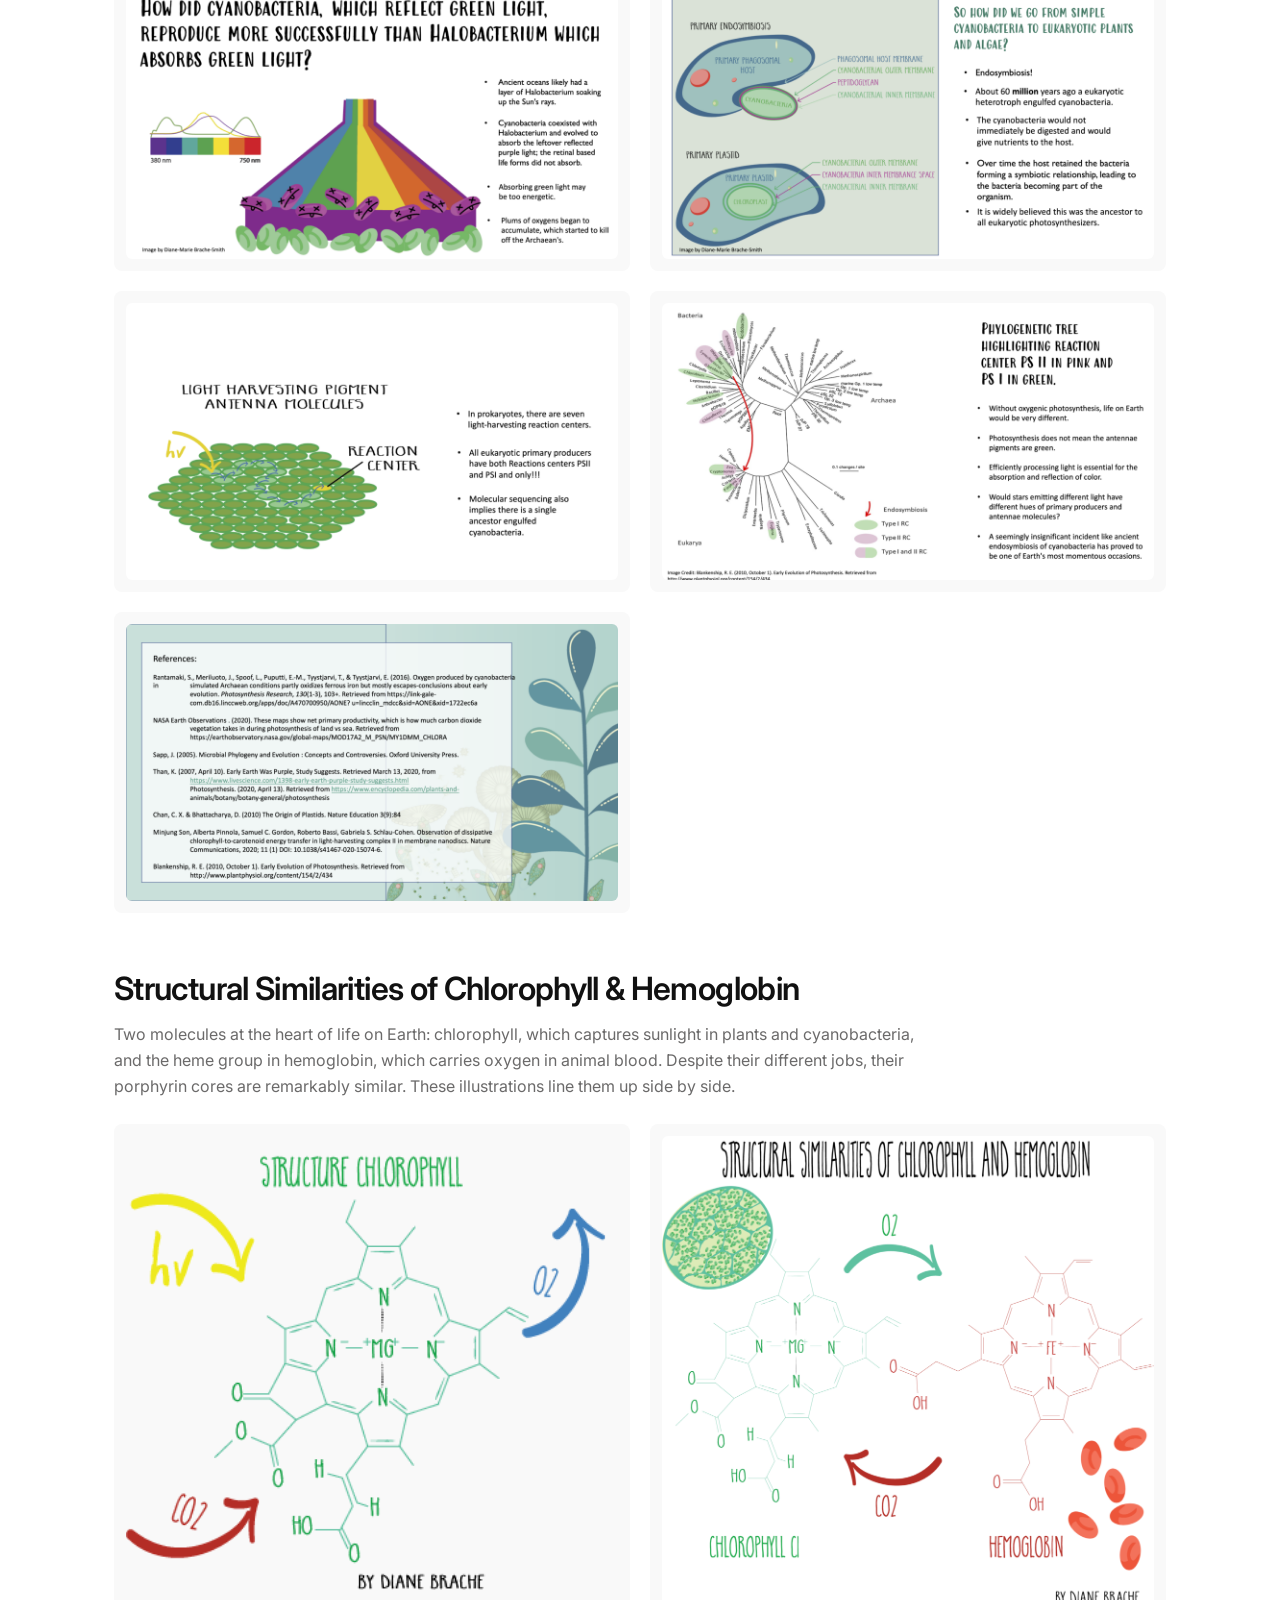
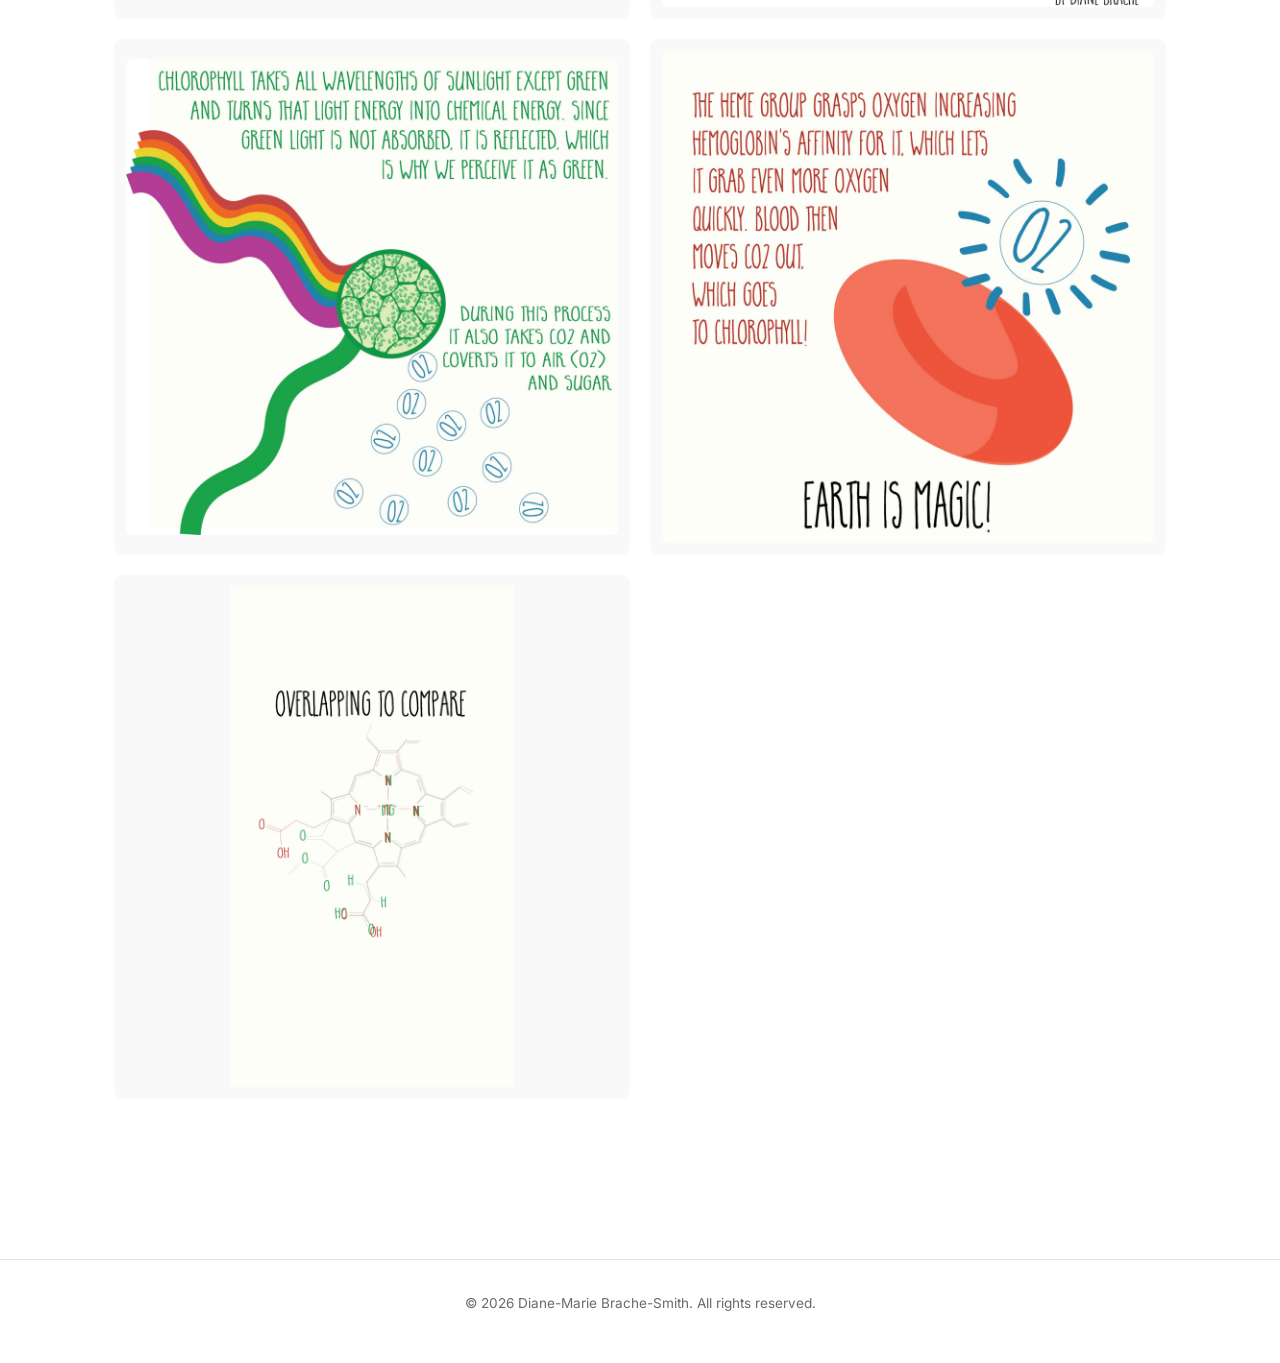
<file: doodles.html>
<!DOCTYPE html>
<html lang="en">
<head>
  <meta charset="UTF-8">
  <meta name="viewport" content="width=device-width, initial-scale=1.0">
  <meta name="description" content="Doodles & Musings - Science illustrations by Diane-Marie Brache-Smith">
  <title>Doodles &amp; Musings | Diane-Marie Brache-Smith</title>
  <link rel="preconnect" href="https://fonts.googleapis.com">
  <link rel="preconnect" href="https://fonts.gstatic.com" crossorigin>
  <link href="https://fonts.googleapis.com/css2?family=Inter:wght@300;400;500;600;700&display=swap" rel="stylesheet">
  <link rel="stylesheet" href="css/style.css">
</head>
<body>

  <!-- Navigation -->
  <nav class="nav">
    <div class="container">
      <a href="index.html" class="nav__logo">D. Brache-Smith</a>
      <ul class="nav__links">
        <li><a href="index.html">About</a></li>
        <li><a href="cv.html">CV</a></li>
        <li><a href="research.html" class="active">Research</a></li>
        <li><a href="resources.html">Resources</a></li>
        <li><button class="theme-toggle" aria-label="Toggle dark mode">🌙</button></li>
      </ul>
      <button class="nav__hamburger" aria-label="Toggle menu" aria-expanded="false">
        <span></span><span></span><span></span>
      </button>
    </div>
  </nav>

  <!-- Hero Banner -->
  <section class="hero" style="background-image: url('images/scicomm/photosynthesis_evolution_1.png'); background-size: cover; background-position: center;">
    <div class="hero__content">
      <h1 class="hero__title">Doodles &amp; Musings</h1>
      <p class="hero__subtitle">Visual science communication &bull; sketches &amp; illustrations</p>
    </div>
  </section>

  <!-- Intro -->
  <section class="section">
    <div class="container">
      <div style="max-width: 800px; margin-bottom: 2.5rem;">
        <p>
          A small collection of science communication work I made during my undergraduate studies:
          visual explanations of biological concepts that I found beautiful and worth retelling
          in a different way. Drawing biology helps me think through it. These are not part of my formal
          research, but they reflect how I engage with the microbial diversity community and how I try
          to make science more accessible.
        </p>
        <p style="margin-top: 1rem;">
          <a href="research.html">&larr; Back to Research</a>
        </p>
      </div>

      <!-- Photosynthesis Evolution Series -->
      <div style="margin-bottom: 3.5rem;">
        <h2>Photosynthesis Evolution</h2>
        <p style="max-width: 800px; margin-bottom: 1.5rem;">
          A nine-panel sequence walking through the evolution of photosynthesis, from anoxygenic
          ancestors to the oxygen-producing cyanobacteria that transformed Earth&rsquo;s atmosphere.
          One of my greatest obsessions is how light is food: how microbes turn simple wavelengths
          into life. Since undergrad, this obsession has evolved quickly (like microbes). I&rsquo;m now
          fascinated by how the electron donors available to a cell, even crummy ones, have
          shaped all life on Earth.
        </p>

        <div class="scicomm-gallery">
          <figure><img src="images/scicomm/photosynthesis_evolution_1.png" alt="Photosynthesis evolution panel 1" loading="lazy"></figure>
          <figure><img src="images/scicomm/photosynthesis_evolution_2.png" alt="Photosynthesis evolution panel 2" loading="lazy"></figure>
          <figure><img src="images/scicomm/photosynthesis_evolution_3.png" alt="Photosynthesis evolution panel 3" loading="lazy"></figure>
          <figure><img src="images/scicomm/photosynthesis_evolution_4.png" alt="Photosynthesis evolution panel 4" loading="lazy"></figure>
          <figure><img src="images/scicomm/photosynthesis_evolution_5.png" alt="Photosynthesis evolution panel 5" loading="lazy"></figure>
          <figure><img src="images/scicomm/photosynthesis_evolution_6.png" alt="Photosynthesis evolution panel 6" loading="lazy"></figure>
          <figure><img src="images/scicomm/photosynthesis_evolution_7.png" alt="Photosynthesis evolution panel 7" loading="lazy"></figure>
          <figure><img src="images/scicomm/photosynthesis_evolution_8.png" alt="Photosynthesis evolution panel 8" loading="lazy"></figure>
          <figure><img src="images/scicomm/photosynthesis_evolution_9.png" alt="Photosynthesis evolution panel 9" loading="lazy"></figure>
        </div>
      </div>

      <!-- Chlorophyll vs Heme -->
      <div style="margin-bottom: 3rem;">
        <h2>Structural Similarities of Chlorophyll &amp; Hemoglobin</h2>
        <p style="max-width: 800px; margin-bottom: 1.5rem;">
          Two molecules at the heart of life on Earth: chlorophyll, which captures sunlight in plants
          and cyanobacteria, and the heme group in hemoglobin, which carries oxygen in animal blood.
          Despite their different jobs, their porphyrin cores are remarkably similar. These illustrations
          line them up side by side.
        </p>

        <div class="scicomm-gallery">
          <figure><img src="images/scicomm/chlorophyll_structure.png" alt="Chlorophyll structure illustration" loading="lazy"></figure>
          <figure><img src="images/scicomm/chlorophyll_heme_1.png" alt="Chlorophyll vs heme comparison 1" loading="lazy"></figure>
          <figure><img src="images/scicomm/chlorophyll_heme_2.png" alt="Chlorophyll vs heme comparison 2" loading="lazy"></figure>
          <figure><img src="images/scicomm/chlorophyll_heme_3.png" alt="Chlorophyll vs heme comparison 3" loading="lazy"></figure>
          <figure><img src="images/scicomm/chlorophyll_heme_overlap.png" alt="Chlorophyll and heme overlap" loading="lazy"></figure>
        </div>
      </div>

    </div>
  </section>

  <!-- Footer -->
  <footer class="footer">
    <div class="container">
      <p>&copy; 2026 Diane-Marie Brache-Smith. All rights reserved.</p>
    </div>
  </footer>

  <script src="js/main.js"></script>
</body>
</html>
</file>
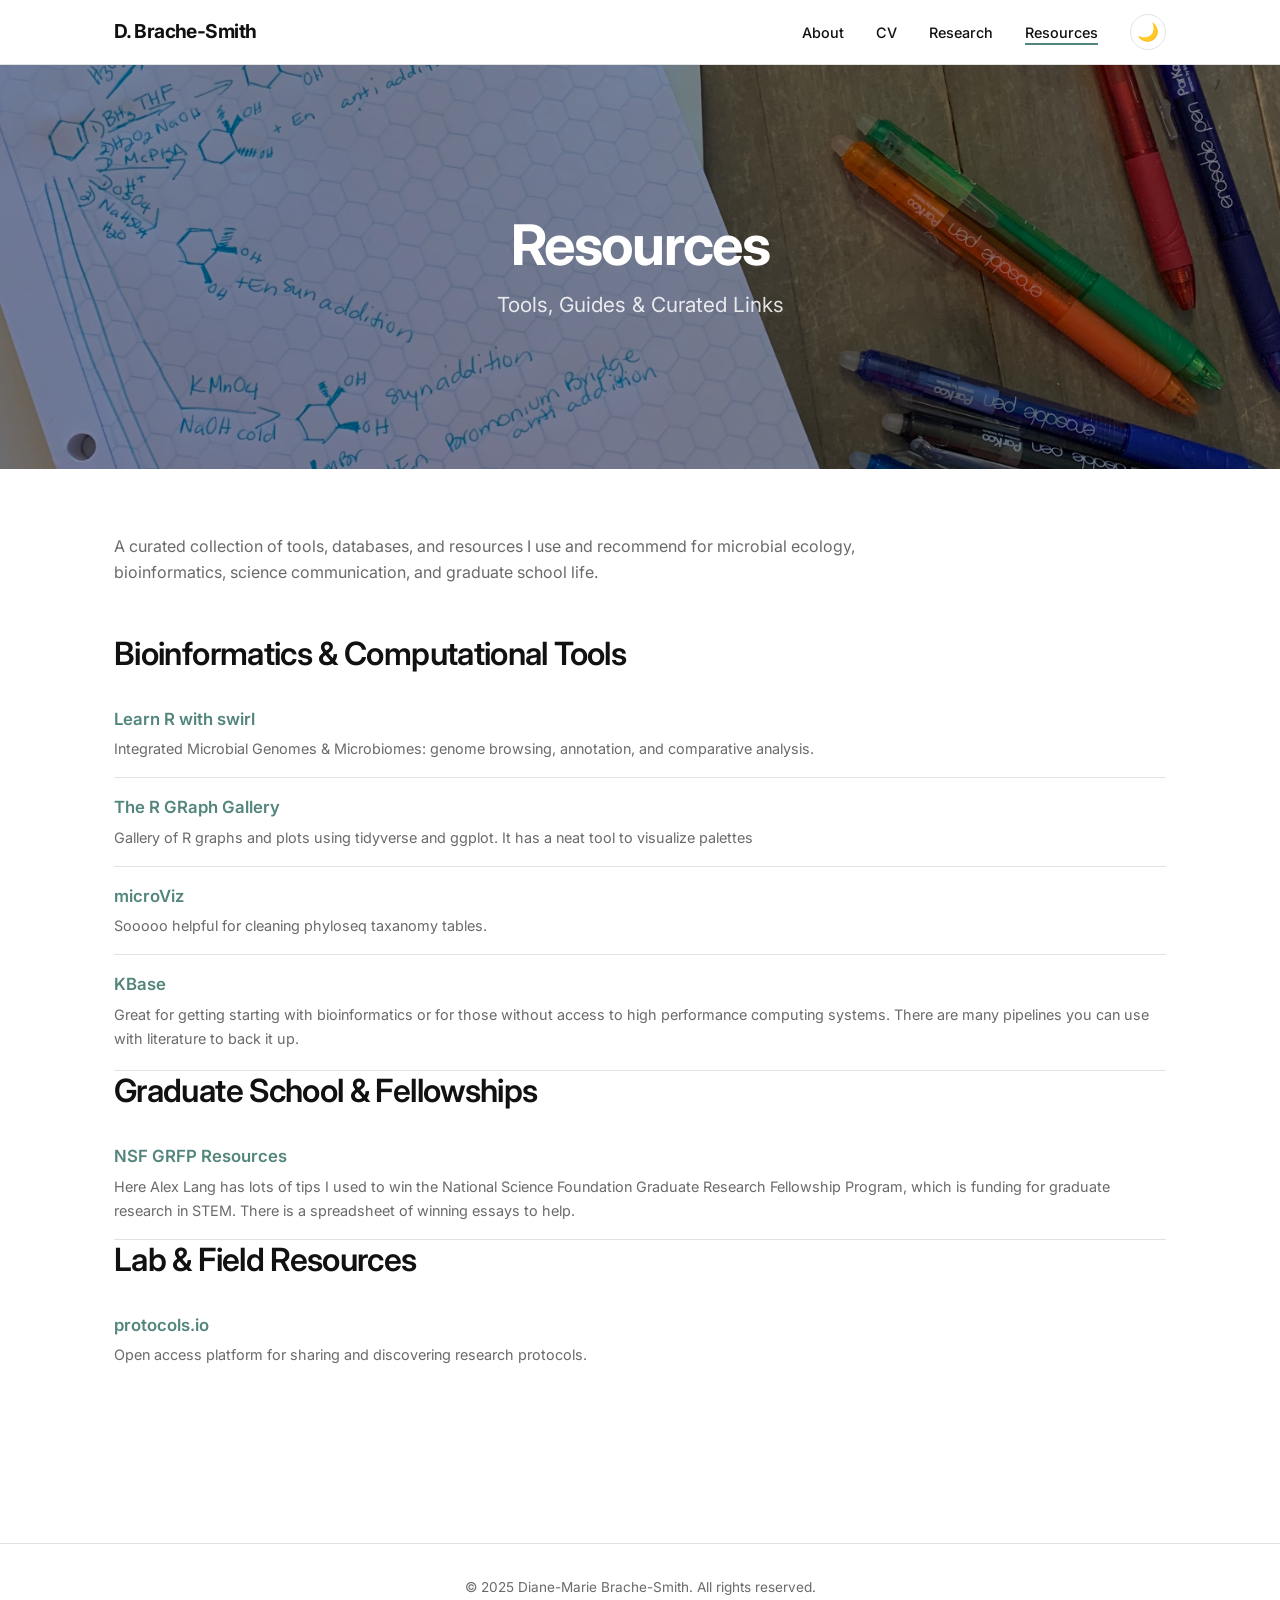
<file: resources.html>
<!DOCTYPE html>
<html lang="en">
<head>
  <meta charset="UTF-8">
  <meta name="viewport" content="width=device-width, initial-scale=1.0">
  <meta name="description" content="Resources - Diane-Marie Brache-Smith, Tools and Resources for Microbial Ecology and STEM">
  <title>Resources | Diane-Marie Brache-Smith</title>
  <link rel="preconnect" href="https://fonts.googleapis.com">
  <link rel="preconnect" href="https://fonts.gstatic.com" crossorigin>
  <link href="https://fonts.googleapis.com/css2?family=Inter:wght@300;400;500;600;700&display=swap" rel="stylesheet">
  <link rel="stylesheet" href="css/style.css">
</head>
<body>

  <!-- Navigation -->
  <nav class="nav">
    <div class="container">
      <a href="index.html" class="nav__logo">D. Brache-Smith</a>
      <ul class="nav__links">
        <li><a href="index.html">About</a></li>
        <li><a href="cv.html">CV</a></li>
        <li><a href="research.html">Research</a></li>
        <li><a href="resources.html" class="active">Resources</a></li>
        <li><button class="theme-toggle" aria-label="Toggle dark mode">🌙</button></li>
      </ul>
      <button class="nav__hamburger" aria-label="Toggle menu" aria-expanded="false">
        <span></span><span></span><span></span>
      </button>
    </div>
  </nav>

  <!-- Hero Banner -->
  <section class="hero" style="background-image: url('images/heroes/IMG_1616.jpeg');">
    <div class="hero__content">
      <h1 class="hero__title">Resources</h1>
      <p class="hero__subtitle">Tools, Guides &amp; Curated Links</p>
    </div>
  </section>

  <!-- Resources Content -->
  <section class="section">
    <div class="container">

      <div style="max-width: 800px; margin-bottom: 3rem;">
        <p>
          A curated collection of tools, databases, and resources I use and recommend for
          microbial ecology, bioinformatics, science communication, and graduate school life.
        </p>
      </div>

      <!-- Bioinformatics & Computational Tools -->
      <div class="resource-category">
        <h2>Bioinformatics &amp; Computational Tools</h2>
        <ul class="resource-list">
          <li>
            <a href="https://swirlstats.com/" target="_blank" rel="noopener">Learn R with swirl</a>
            <p>Integrated Microbial Genomes &amp; Microbiomes: genome browsing, annotation, and comparative analysis.</p>
          </li>
          <li>
            <a href="https://r-graph-gallery.com/" target="_blank" rel="noopener">The R GRaph Gallery</a>
            <p>Gallery of R graphs and plots using tidyverse and ggplot. It has a neat tool to visualize palettes</p>
          </li>
          <li>
            <a href="https://david-barnett.github.io/microViz/" target="_blank" rel="noopener">microViz</a>
            <p>Sooooo helpful for cleaning phyloseq taxanomy tables.</p>
          </li>
          <li>
            <a href="https://www.kbase.us/" target="_blank" rel="noopener">KBase</a>
            <p>Great for getting starting with bioinformatics or for those without access to high performance computing systems. There are many pipelines you can use with literature to back it up.</p>  <p>
          </p>
          </li>
         
          
          
      <!-- Graduate School & Fellowships -->
      <div class="resource-category">
        <h2>Graduate School &amp; Fellowships</h2>
        <ul class="resource-list">
          <li>
            <a href="https://www.alexhunterlang.com/nsf-fellowship" target="_blank" rel="noopener">NSF GRFP Resources</a>
            <p>Here Alex Lang has lots of tips I used to win the National Science Foundation Graduate Research Fellowship Program, which is funding for graduate research in STEM. There is a spreadsheet of winning essays to help.</p>
          </li>
                <!-- Lab Resources -->
      <div class="resource-category">
        <h2>Lab &amp; Field Resources</h2>
        <ul class="resource-list">
          <li>
            <a href="https://www.protocols.io/" target="_blank" rel="noopener">protocols.io</a>
            <p>Open access platform for sharing and discovering research protocols.</p>
          </li>
          <!-- ADD MORE RESOURCES HERE -->
        </ul>
      </div>

    </div>
  </section>

  <!-- Footer -->
  <footer class="footer">
    <div class="container">
      <p>&copy; 2025 Diane-Marie Brache-Smith. All rights reserved.</p>
    </div>
  </footer>

  <script src="js/main.js"></script>
</body>
</html>
</file>
<file: css/style.css>
/* ========================================
   Personal Academic Website - Style Sheet
   ======================================== */

/* --- CSS Custom Properties (Light Theme) --- */
:root {
  --color-bg: #ffffff;
  --color-text: #111111;
  --color-text-secondary: #6b6a6a;
  --color-accent: #52857B;
  --color-accent-hover: #467168;
  --color-border: #e2e2e2;
  --color-card-bg: #f9f9f9;
  --color-nav-bg: rgba(255, 255, 255, 0.95);
  --color-hero-overlay: rgba(0, 0, 0, 0.4);
  --font-sans: 'Inter', -apple-system, BlinkMacSystemFont, 'Segoe UI', sans-serif;
  --container-width: 1100px;
  --spacing-unit: 1rem;
}

/* --- Dark Theme --- */
[data-theme="dark"] {
  --color-bg: #1a1a2e;
  --color-text: #e0e0e0;
  --color-text-secondary: #a0a0a0;
  --color-accent: #5BC5B3;
  --color-accent-hover: #68A499;
  --color-border: #2e2e4a;
  --color-card-bg: #22223a;
  --color-nav-bg: rgba(26, 26, 46, 0.95);
}

/* --- Reset & Base --- */
*,
*::before,
*::after {
  margin: 0;
  padding: 0;
  box-sizing: border-box;
}

html {
  scroll-behavior: smooth;
}

body {
  font-family: var(--font-sans);
  font-size: 1rem;
  line-height: 1.65;
  color: var(--color-text);
  background-color: var(--color-bg);
  transition: background-color 0.3s ease, color 0.3s ease;
}

a {
  color: var(--color-accent);
  text-decoration: none;
  transition: color 0.2s ease;
}

a:hover {
  color: var(--color-accent-hover);
}

img {
  max-width: 100%;
  height: auto;
  display: block;
}

/* --- Typography --- */
h1, h2, h3, h4 {
  font-weight: 600;
  line-height: 1.25;
  letter-spacing: -0.02em;
  margin-bottom: 0.75rem;
}

h1 { font-size: clamp(2rem, 5vw, 3rem); }
h2 { font-size: clamp(1.5rem, 3.5vw, 2rem); }
h3 { font-size: clamp(1.15rem, 2.5vw, 1.4rem); }

p {
  margin-bottom: 1rem;
  color: var(--color-text-secondary);
}

/* --- Layout --- */
.container {
  max-width: var(--container-width);
  margin: 0 auto;
  padding: 0 calc(var(--spacing-unit) * 1.5);
}

.section {
  padding: calc(var(--spacing-unit) * 4) 0;
}

/* --- Navigation --- */
.nav {
  position: fixed;
  top: 0;
  left: 0;
  right: 0;
  z-index: 1000;
  background: var(--color-nav-bg);
  backdrop-filter: blur(10px);
  border-bottom: 1px solid var(--color-border);
  transition: background 0.3s ease;
}

.nav .container {
  display: flex;
  align-items: center;
  justify-content: space-between;
  height: 64px;
}

.nav__logo {
  font-size: 1.2rem;
  font-weight: 700;
  color: var(--color-text);
  letter-spacing: -0.03em;
}

.nav__logo:hover {
  color: var(--color-accent);
}

.nav__links {
  display: flex;
  align-items: center;
  gap: 2rem;
  list-style: none;
}

.nav__links a {
  color: var(--color-text);
  font-size: 0.9rem;
  font-weight: 500;
  position: relative;
}

.nav__links a::after {
  content: '';
  position: absolute;
  bottom: -4px;
  left: 0;
  width: 0;
  height: 2px;
  background: var(--color-accent);
  transition: width 0.3s ease;
}

.nav__links a:hover::after,
.nav__links a.active::after {
  width: 100%;
}

.nav__links a:hover {
  color: var(--color-accent);
}

/* Theme toggle button */
.theme-toggle {
  background: none;
  border: 1px solid var(--color-border);
  border-radius: 50%;
  width: 36px;
  height: 36px;
  cursor: pointer;
  display: flex;
  align-items: center;
  justify-content: center;
  font-size: 1.1rem;
  color: var(--color-text);
  transition: border-color 0.2s ease, color 0.2s ease;
}

.theme-toggle:hover {
  border-color: var(--color-accent);
  color: var(--color-accent);
}

/* Mobile hamburger */
.nav__hamburger {
  display: none;
  background: none;
  border: none;
  cursor: pointer;
  flex-direction: column;
  gap: 5px;
  padding: 4px;
}

.nav__hamburger span {
  display: block;
  width: 24px;
  height: 2px;
  background: var(--color-text);
  transition: transform 0.3s ease, opacity 0.3s ease;
}

/* --- Hero Banner --- */
.hero {
  position: relative;
  width: 100%;
  height: 45vh;
  min-height: 300px;
  margin-top: 64px; /* nav height */
  display: flex;
  align-items: center;
  justify-content: center;
  text-align: center;
  background-size: cover;
  background-position: center;
  background-repeat: no-repeat;
}

.hero::before {
  content: '';
  position: absolute;
  inset: 0;
  background: var(--color-hero-overlay);
}

.hero__content {
  position: relative;
  z-index: 1;
  color: #ffffff;
  padding: 0 1.5rem;
}

.hero__title {
  font-size: clamp(2.2rem, 6vw, 3.5rem);
  font-weight: 700;
  color: #ffffff;
  margin-bottom: 0.5rem;
  letter-spacing: -0.03em;
}

.hero__subtitle {
  font-size: clamp(1rem, 2.5vw, 1.3rem);
  font-weight: 400;
  color: rgba(255, 255, 255, 0.85);
  margin-bottom: 0;
}

.hero__quote {
  font-size: clamp(0.9rem, 2vw, 1.05rem);
  font-weight: 400;
  font-style: italic;
  color: rgba(255, 255, 255, 0.7);
  margin-top: 0.75rem;
  margin-bottom: 0;
}

/* --- About / Home Page --- */
.about {
  display: grid;
  grid-template-columns: 280px 1fr;
  gap: calc(var(--spacing-unit) * 3);
  align-items: start;
}

.about__photo {
  width: 100%;
  border-radius: 12px;
  object-fit: cover;
  aspect-ratio: 1;
}

.about__name {
  color: var(--color-text);
}

.about__title {
  color: var(--color-accent);
  font-weight: 500;
  font-size: 1.1rem;
  margin-bottom: 1.5rem;
  text-align: justify;
}

.about__bio p {
  font-size: 1.05rem;
  line-height: 1.7;
}

/* Social links */
.social-links {
  display: flex;
  gap: 1rem;
  margin-top: 1.5rem;
  list-style: none;
}

.social-links a {
  display: flex;
  align-items: center;
  justify-content: center;
  width: 40px;
  height: 40px;
  border-radius: 50%;
  border: 1px solid var(--color-border);
  color: var(--color-text);
  font-size: 1.1rem;
  transition: all 0.2s ease;
}

.social-links a:hover {
  border-color: var(--color-accent);
  color: var(--color-accent);
  transform: translateY(-2px);
}

/* --- Research Narrative Sections --- */
.research-narrative {
  max-width: 800px;
  margin: 0 auto;
}

.research-block {
  margin-bottom: calc(var(--spacing-unit) * 4);
}

.research-block h2 {
  color: var(--color-text);
  margin-bottom: 1rem;
}

.research-block p {
  font-size: 1.05rem;
  line-height: 1.75;
}

.research-block .highlight {
  font-size: 1.3rem;
  font-weight: 600;
  color: var(--color-text);
  line-height: 1.5;
  margin-bottom: 1.5rem;
  border-left: 4px solid var(--color-accent);
  padding-left: 1.25rem;
}

/* Photo rows within narrative */
.research-photos {
  display: grid;
  grid-template-columns: repeat(auto-fit, minmax(220px, 1fr));
  gap: 1rem;
  margin: 2rem 0;
}

.research-photos img {
  width: 100%;
  border-radius: 8px;
  object-fit: cover;
  aspect-ratio: 4 / 3;
}

.research-photos figcaption,
.research-photos .photo-caption {
  font-size: 0.8rem;
  color: var(--color-text-secondary);
  text-align: center;
  margin-top: 0.4rem;
}

/* Science communication gallery — show full images, no cropping */
.scicomm-gallery {
  display: grid;
  grid-template-columns: repeat(auto-fit, minmax(380px, 1fr));
  gap: 1.25rem;
  margin: 1.5rem 0 2.5rem;
}

.scicomm-gallery figure {
  margin: 0;
  background: var(--color-card-bg);
  border-radius: 8px;
  padding: 0.75rem;
  display: flex;
  align-items: center;
  justify-content: center;
}

.scicomm-gallery img {
  width: 100%;
  height: auto;
  max-height: 500px;
  object-fit: contain;
  border-radius: 6px;
}

/* Full-width single research image */
.research-photo-full {
  width: 100%;
  border-radius: 10px;
  margin: 2rem 0;
  object-fit: cover;
  max-height: 400px;
}

/* Section divider */
.research-divider {
  border: none;
  border-top: 1px solid var(--color-border);
  margin: 3rem 0;
}

/* --- Cards (Research, YouTube, Resources) --- */
.card-grid {
  display: grid;
  grid-template-columns: repeat(auto-fill, minmax(320px, 1fr));
  gap: calc(var(--spacing-unit) * 2);
}

.card {
  background: var(--color-card-bg);
  border: 1px solid var(--color-border);
  border-radius: 12px;
  overflow: hidden;
  transition: transform 0.2s ease, box-shadow 0.2s ease;
}

.card:hover {
  transform: translateY(-4px);
  box-shadow: 0 8px 30px rgba(0, 0, 0, 0.08);
}

.card__image {
  width: 100%;
  aspect-ratio: 16 / 9;
  object-fit: cover;
}

.card__body {
  padding: 1.5rem;
}

.card__title {
  font-size: 1.15rem;
  color: var(--color-text);
  margin-bottom: 0.5rem;
}

.card__description {
  font-size: 0.95rem;
  color: var(--color-text-secondary);
  margin-bottom: 1rem;
}

.card__link {
  font-size: 0.9rem;
  font-weight: 600;
}

/* --- CV Page --- */
.cv-section {
  margin-bottom: calc(var(--spacing-unit) * 3);
}

.cv-section h2 {
  color: var(--color-text);
  padding-bottom: 0.5rem;
  border-bottom: 2px solid var(--color-accent);
  margin-bottom: 1.5rem;
}

.cv-entry {
  margin-bottom: 1.5rem;
  padding-left: 1rem;
  border-left: 3px solid var(--color-border);
}

.cv-entry__title {
  font-weight: 600;
  color: var(--color-text);
  font-size: 1.05rem;
}

.cv-entry__subtitle {
  color: var(--color-accent);
  font-size: 0.95rem;
  margin-bottom: 0.25rem;
}

.cv-entry__date {
  color: var(--color-text-secondary);
  font-size: 0.85rem;
  margin-bottom: 0.5rem;
}

.cv-entry__description {
  font-size: 0.95rem;
}

/* Download button */
.btn {
  display: inline-flex;
  align-items: center;
  gap: 0.5rem;
  padding: 0.75rem 1.5rem;
  border-radius: 8px;
  font-weight: 600;
  font-size: 0.95rem;
  transition: all 0.2s ease;
  cursor: pointer;
  border: none;
}

.btn--primary {
  background: var(--color-accent);
  color: #ffffff;
}

.btn--primary:hover {
  background: var(--color-accent-hover);
  color: #ffffff;
  transform: translateY(-2px);
}

.btn--outline {
  background: transparent;
  color: var(--color-accent);
  border: 2px solid var(--color-accent);
}

.btn--outline:hover {
  background: var(--color-accent);
  color: #ffffff;
}

/* --- Resources Page --- */
.resource-category {
  margin-bottom: calc(var(--spacing-unit) * 3);
}

.resource-category h2 {
  color: var(--color-text);
  margin-bottom: 1rem;
}

.resource-list {
  list-style: none;
}

.resource-list li {
  padding: 1rem 0;
  border-bottom: 1px solid var(--color-border);
}

.resource-list li:last-child {
  border-bottom: none;
}

.resource-list a {
  font-weight: 600;
  font-size: 1.05rem;
}

.resource-list p {
  font-size: 0.9rem;
  margin-top: 0.25rem;
  margin-bottom: 0;
}

/* --- Footer --- */
.footer {
  text-align: center;
  padding: calc(var(--spacing-unit) * 2) 0;
  border-top: 1px solid var(--color-border);
  margin-top: calc(var(--spacing-unit) * 3);
}

.footer p {
  font-size: 0.85rem;
  color: var(--color-text-secondary);
}

/* --- Responsive --- */
@media (max-width: 768px) {
  .nav__links {
    display: none;
    position: absolute;
    top: 64px;
    left: 0;
    right: 0;
    flex-direction: column;
    background: var(--color-nav-bg);
    backdrop-filter: blur(10px);
    padding: 1rem 0;
    gap: 0;
    border-bottom: 1px solid var(--color-border);
  }

  .nav__links.open {
    display: flex;
  }

  .nav__links li {
    text-align: center;
    padding: 0.75rem 0;
  }

  .nav__hamburger {
    display: flex;
  }

  .about {
    grid-template-columns: 1fr;
    text-align: center;
  }

  .about__photo {
    width: 200px;
    margin: 0 auto;
  }

  .social-links {
    justify-content: center;
  }

  .card-grid {
    grid-template-columns: 1fr;
  }

  .hero {
    height: 35vh;
    min-height: 250px;
  }
}
</file>
